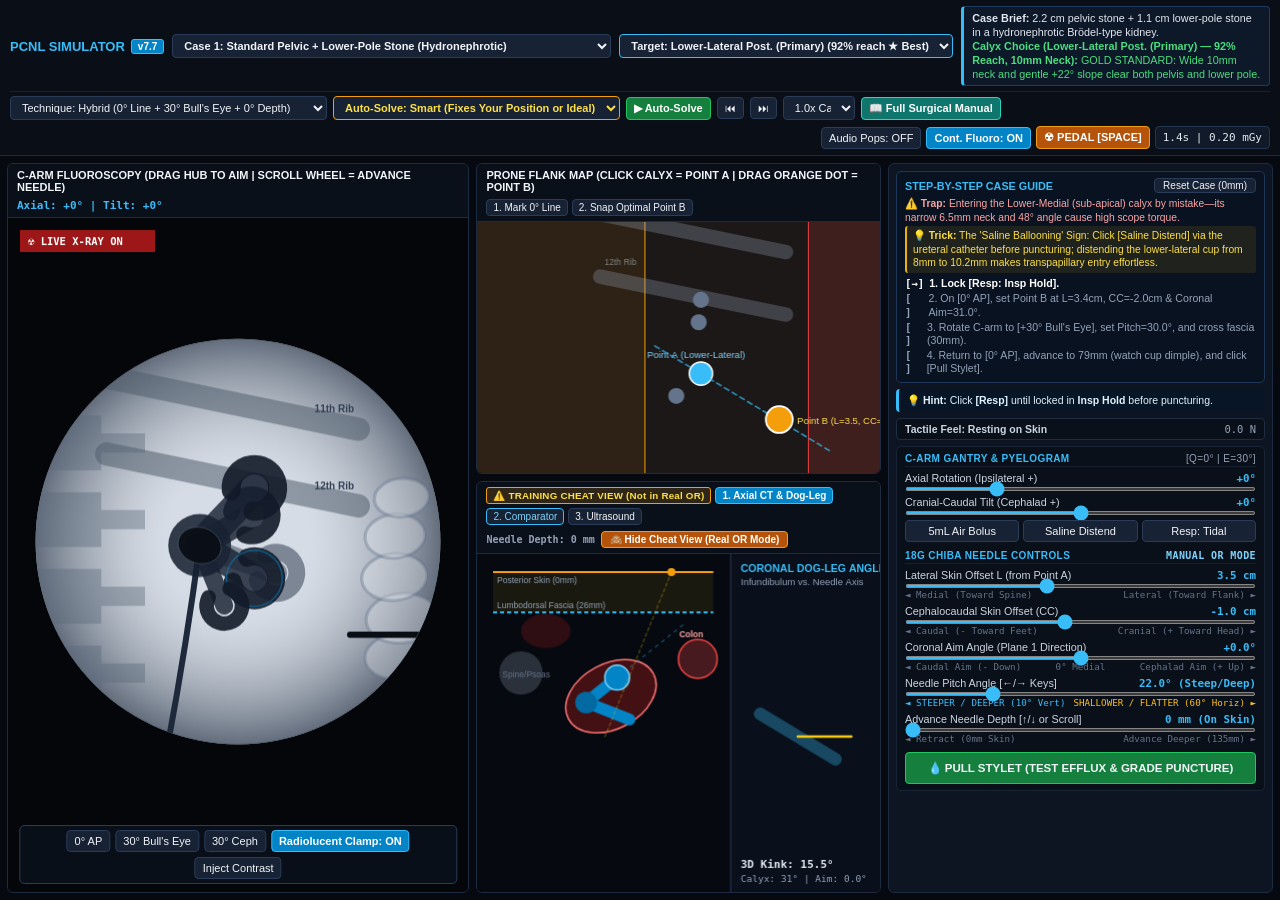
<file: index.html>
<!DOCTYPE html>
<html lang="en">
<head>
  <meta charset="UTF-8">
  <meta name="viewport" content="width=device-width, initial-scale=1.0">
  <title>PCNL Puncture Simulator v7.7</title>
  <link rel="stylesheet" href="styles.css">
  <style>
    header { display:flex; flex-direction:column; align-items:stretch; gap:5px; padding:6px 10px; }
    .header-row-1 { display:flex; align-items:center; gap:8px; flex-wrap:wrap; }
    .header-row-2 { display:flex; align-items:center; gap:6px; flex-wrap:wrap; padding-top:4px; border-top:1px solid #162234; }
    .top-brief-strip { flex:1; min-width:280px; background:#0d1829; border:1px solid #1e3a5f; border-left:3px solid #38bdf8; border-radius:4px; padding:4px 8px; font-size:10.8px; line-height:1.3; color:#e2e8f0; }
    .sl-sub { display:flex; justify-content:space-between; font-size:9.2px; color:#64748b; margin-top:-1px; font-family:monospace; }
    .hint-banner { background:#081526; border-left:3px solid #38bdf8; padding:5px 8px; border-radius:4px; font-size:10.5px; color:#e0f2fe; line-height:1.3; }
    .tactile-pill { background:#0a101a; border:1px solid #1e2d42; border-radius:4px; padding:4px 8px; display:flex; justify-content:space-between; align-items:center; font-size:10.5px; }
    .cheat-tag { background:rgba(245,158,11,0.16); border:1px solid #f59e0b; color:#fde047; padding:2px 6px; border-radius:3px; font-size:9.8px; font-weight:800; letter-spacing:0.2px; }
    .blind-overlay { position:absolute; inset:0; background:rgba(6,10,18,0.96); z-index:10; display:none; flex-direction:column; align-items:center; justify-content:center; text-align:center; padding:20px; gap:10px; }
    .review-modal { position:fixed; inset:0; background:rgba(4,8,15,0.88); z-index:9999; display:none; align-items:center; justify-content:center; backdrop-filter:blur(5px); padding:12px; }
    .review-card { background:#0b1322; border:1px solid #38bdf8; border-radius:8px; max-width:680px; width:100%; max-height:92vh; overflow-y:auto; padding:18px; box-shadow:0 16px 40px rgba(0,0,0,0.85); display:flex; flex-direction:column; gap:12px; }
    .review-top { display:flex; justify-content:space-between; align-items:center; border-bottom:1px solid #1e293b; padding-bottom:10px; }
    .grade-badge { font-size:28px; font-weight:900; font-family:monospace; padding:4px 14px; border-radius:6px; border:2px solid currentColor; }
    .cmp-table { width:100%; border-collapse:collapse; font-size:11.5px; background:#070c16; border:1px solid #1e293b; border-radius:6px; overflow:hidden; }
    .cmp-table th, .cmp-table td { padding:6px 8px; text-align:left; border-bottom:1px solid #162032; }
    .cmp-table th { background:#0f172a; color:#38bdf8; font-size:10.5px; text-transform:uppercase; }
    .rev-sec { background:#070c16; border:1px solid #1e293b; border-radius:6px; padding:10px 12px; }
    .rev-sec h4 { color:#38bdf8; font-size:11.5px; text-transform:uppercase; margin-bottom:6px; letter-spacing:0.4px; }
    .rev-list { padding-left:18px; display:flex; flex-direction:column; gap:5px; font-size:11.8px; line-height:1.42; color:#e2e8f0; }
  </style>
</head>
<body>

<header>
  <!-- LINE 1: BRAND + CASE + TARGET CALYX + LIVE CASE BRIEF & CALYX NOTE BESIDE THEM -->
  <div class="header-row-1">
    <div class="brand">
      <span>PCNL SIMULATOR</span>
      <span class="v-badge" style="background:#0284c7;border-color:#38bdf8;color:#fff;">v7.7</span>
    </div>

    <select id="caseSelect" title="Clinical Case" style="font-weight:700;">
      <option value="0">Case 1: Standard Pelvic + Lower-Pole Stone (Hydronephrotic)</option>
      <option value="1">Case 2: Branched Staghorn (Steep 52° Lower Neck — Dog-Leg Trap)</option>
      <option value="2">Case 3: High Calyx Under 12th Rib (Subcostal Cephalad Triangulation)</option>
      <option value="3">Case 4: Supracostal Upper-Pole Staghorn (11th–12th ICS Pleural Trap)</option>
      <option value="4">Case 5: Morbid Obesity (10.4cm Depth) + Ant/Post Calyx Overlap</option>
      <option value="5">Case 6: Horseshoe / Malrotated Kidney (Posteromedial Calyces)</option>
      <option value="6">Case 7: Calyceal Diverticulum / Nondilated Micro-Calyx (5mm Target)</option>
      <option value="7">Case 8: Emaciated Patient (4.8cm Shallow Depth) + Retrorenal Colon Trap</option>
      <option value="8">Case 9: Complete Bifid / Duplex Renal Pelvis (Moiety Isolation Trap)</option>
      <option value="9">Case 10: Solitary Kidney + Narrow Infundibula (Zero-Torque Precision Test)</option>
    </select>

    <select id="calyxSelect" title="Choose Target Posterior Calyx (Point A)" style="font-weight:700;border-color:#38bdf8;">
      <option value="lower_lat">Target: Lower-Lateral Post. Calyx</option>
      <option value="lower_med">Target: Lower-Medial (Sub-Apical) Calyx</option>
      <option value="middle">Target: Middle Posterior Calyx</option>
      <option value="upper">Target: Upper-Pole Compound Calyx</option>
    </select>

    <div class="top-brief-strip" id="topBriefStrip">
      Loading case &amp; calyx briefing...
    </div>
  </div>

  <!-- LINE 2: TECHNIQUE + AUTO-SOLVE CONTROLS + FULL MANUAL + FLUORO & AUDIO CONTROLS -->
  <div class="header-row-2">
    <select id="coachModeSelect" title="Technique Workflow Coach">
      <option value="hybrid">Technique: Hybrid (0° Line + 30° Bull's Eye + 0° Depth)</option>
      <option value="triangulation">Technique: Classic Biplanar Triangulation (0° + 30° Ceph)</option>
      <option value="bullseye">Technique: Pure Bull's Eye (30° Ipsilateral Coaxial)</option>
    </select>

    <button id="autoPlayBtn" class="auto-btn" onclick="toggleAutoSolve()">▶ Auto-Solve</button>
    <button onclick="stepAutoSolve(-1)" title="Previous Step">⏮</button>
    <button onclick="stepAutoSolve(1)" title="Next Step">⏭</button>
    <select id="autoSpeedSelect" title="Auto-Solution Speed" style="width:72px;">
      <option value="0.5">0.5x Slow</option>
      <option value="1.0" selected>1.0x Calm</option>
      <option value="1.8">1.8x Fast</option>
    </select>

    <button onclick="window.open('guide.html', '_blank')" style="background:#0f766e;border-color:#2dd4bf;color:#fff;font-weight:800;">
      📖 Full Surgical Manual
    </button>

    <div style="margin-left:auto;display:flex;align-items:center;gap:5px;">
      <button id="soundBtn" onclick="toggleSound()">Audio Pops: OFF</button>
      <button id="contFluoroBtn" class="active" onclick="toggleContFluoro()">Cont. Fluoro: ON</button>
      <button id="pedalBtn" class="pedal" onmousedown="startPedal()" onmouseup="stopPedal()" onmouseleave="stopPedal()">
        ☢ PEDAL [SPACE]
      </button>
      <span class="stat-pill" id="dosePill">0.0s | 0.00 mGy</span>
    </div>
  </div>
</header>

<div class="workspace">
  <!-- COLUMN 1: C-ARM FLUOROSCOPY MONITOR -->
  <div class="col">
    <div class="card">
      <div class="card-header">
        <span>C-ARM FLUOROSCOPY (DRAG HUB TO AIM | SCROLL WHEEL = ADVANCE NEEDLE)</span>
        <span id="cArmReadout" style="color:var(--accent);font-family:monospace;">Axial: +0° | Tilt: 0°</span>
      </div>
      <div class="canvas-box">
        <canvas id="fluoroCanvas"></canvas>
        <div class="narration-banner" id="narrationBanner">
          <div class="narration-title">
            <span id="narrationStepTitle">WALKTHROUGH STEP</span>
            <span id="narrationTechLabel" style="color:#4ade80;">HYBRID TECHNIQUE</span>
          </div>
          <div class="narration-body" id="narrationBody"></div>
        </div>
        <div class="fluoro-toolbar">
          <button onclick="setCArm(0,0)">0° AP</button>
          <button onclick="setCArm(30,0)">30° Bull's Eye</button>
          <button onclick="setCArm(0,30)">30° Ceph</button>
          <button id="clampBtn" class="active" onclick="toggleClamp()" title="Plastic X-ray-transparent clamp that holds the needle hub so your fingers stay out of the X-ray beam and the hub doesn't sag under gravity">
            Radiolucent Clamp: ON
          </button>
          <button onclick="injectNeedleContrast()">Inject Contrast</button>
          <button onclick="clearBlush()" id="clearBlushBtn" style="display:none;border-color:#f59e0b;color:#fbbf24;">Washout Blush</button>
        </div>
      </div>
    </div>
  </div>

  <!-- COLUMN 2: FLANK SURFACE MAP + TRAINING CHEAT VIEW (WITH CLEAR NOTE & OFF BUTTON) -->
  <div class="col">
    <div class="card" style="flex: 0.86;">
      <div class="card-header">
        <span>PRONE FLANK MAP (CLICK CALYX = POINT A | DRAG ORANGE DOT = POINT B)</span>
        <div style="display:flex;gap:4px;">
          <button onclick="markPointA()" style="padding:2px 6px;font-size:10px;">1. Mark 0° Line</button>
          <button onclick="autoTrigPointB()" style="padding:2px 6px;font-size:10px;">2. Snap Optimal Point B</button>
        </div>
      </div>
      <div class="canvas-box"><canvas id="skinCanvas"></canvas></div>
    </div>

    <div class="card" style="flex: 1.14;">
      <div class="card-header">
        <div style="display:flex;gap:4px;flex-wrap:wrap;align-items:center;">
          <span class="cheat-tag" title="In a real operating room you do not have a live CT cross-section or Dog-Leg protractor">⚠️ TRAINING CHEAT VIEW (Not in Real OR)</span>
          <button id="wbTab1" class="active" onclick="setWorkbench('anatomy')" style="padding:2px 6px;font-size:10px;">1. Axial CT &amp; Dog-Leg</button>
          <button id="wbTab5" onclick="setWorkbench('compare')" style="padding:2px 6px;font-size:10px;border-color:#38bdf8;color:#7dd3fc;">2. Comparator</button>
          <button id="wbTab2" onclick="setWorkbench('ultrasound')" style="padding:2px 6px;font-size:10px;">3. Ultrasound</button>
        </div>
        <div style="display:flex;align-items:center;gap:6px;">
          <span id="tissueBadge" style="color:#94a3b8;font-family:monospace;font-size:10px;">Depth: 0 mm</span>
          <button id="blindBtn" onclick="toggleCheatView()" style="background:#b45309;border-color:#f59e0b;color:#fff;font-weight:800;padding:2px 8px;font-size:10px;">
            🙈 Hide Cheat View (Real OR Mode)
          </button>
        </div>
      </div>
      <div class="canvas-box">
        <canvas id="benchCanvas"></canvas>
        <!-- REAL OR BLIND OVERLAY -->
        <div id="cheatBlindOverlay" class="blind-overlay">
          <div style="font-size:14px;font-weight:900;color:#fde047;">🔒 REAL OR BLIND MODE ACTIVE (CHEAT VIEW HIDDEN)</div>
          <p style="font-size:11.5px;color:#cbd5e1;max-width:420px;line-height:1.45;">
            In the real operating room, you do not have a live Axial CT cross-section or Dog-Leg protractor. Rely purely on <b>C-Arm Fluoroscopy Parallax (0° AP, 30° Bull's Eye, 30° Ceph)</b> and the <b>Prone Flank Map</b>!<br>
            <span style="color:#7dd3fc;">(This view will automatically reveal itself when you click <b>💧 Pull Stylet</b> to grade your puncture.)</span>
          </p>
          <button onclick="toggleCheatView()" style="background:#1e293b;border:1px solid #38bdf8;color:#7dd3fc;padding:6px 14px;font-weight:700;font-size:11px;margin-top:4px;">
            👁️ Peek / Turn Cheat View Back ON
          </button>
        </div>
      </div>
    </div>
  </div>

  <!-- COLUMN 3: COMPACT STEP-BY-STEP GUIDE & 18G NEEDLE CONTROLS -->
  <div class="sidebar">
    <div class="coach-card">
      <div class="coach-head">
        <span style="font-size:10.8px;font-weight:800;color:var(--accent);" id="coachHeader">STEP-BY-STEP CASE GUIDE</span>
        <button onclick="resetCase()" style="padding:1px 8px;font-size:10px;">Reset Case (0mm)</button>
      </div>
      <div id="casePlaybookBox" style="font-size:10.3px;line-height:1.32;margin-bottom:4px;color:#cbd5e1;"></div>
      <ul class="coach-list" id="coachList"></ul>
    </div>

    <div class="hint-banner" id="liveHintBox">
      <b>💡 Hint:</b> Start by locking Respiration and aligning Point B on the 0° AP view.
    </div>

    <div class="tactile-pill">
      <span id="hapticLayerText" style="color:#cbd5e1;font-weight:600;">Tactile Feel: Resting on Skin</span>
      <span id="hapticForceVal" style="font-family:monospace;color:#94a3b8;">0.0 N</span>
    </div>

    <div class="ctrl-panel visible" id="stage1Panel">
      <div class="sec-label">
        <span>C-Arm Gantry &amp; Pyelogram</span>
        <span style="color:var(--text-muted);font-weight:400;">[Q=0° | E=30°]</span>
      </div>
      <div class="sl-row">
        <div class="sl-head"><span>Axial Rotation (Ipsilateral +)</span><span class="sl-val" id="vAx">+0°</span></div>
        <input type="range" id="sAx" min="-15" max="45" step="1" value="0">
      </div>
      <div class="sl-row">
        <div class="sl-head"><span>Cranial-Caudal Tilt (Cephalad +)</span><span class="sl-val" id="vOb">0°</span></div>
        <input type="range" id="sOb" min="-30" max="30" step="1" value="0">
      </div>
      <div class="grid-3">
        <button id="btnAir" onclick="toggleAir()">5mL Air Bolus</button>
        <button id="btnHydro" onclick="toggleHydro()">Saline Distend</button>
        <button id="btnResp" onclick="cycleResp()">Resp: Tidal</button>
      </div>

      <div class="sec-label" style="margin-top:3px;">
        <span>18G Chiba Needle Controls</span>
        <span id="trigHint" style="color:#7dd3fc;font-family:monospace;">Manual OR Mode</span>
      </div>

      <div class="sl-row">
        <div class="sl-head"><span>Lateral Skin Offset L (from Point A)</span><span class="sl-val" id="vLat">3.5 cm</span></div>
        <input type="range" id="sLat" min="0.5" max="8.0" step="0.1" value="3.5">
        <div class="sl-sub"><span>◄ Medial (Toward Spine)</span><span>Lateral (Toward Flank) ►</span></div>
      </div>

      <div class="sl-row">
        <div class="sl-head"><span>Cephalocaudal Skin Offset (CC)</span><span class="sl-val" id="vCC">-1.0 cm</span></div>
        <input type="range" id="sCC" min="-6.0" max="5.0" step="0.1" value="-1.0">
        <div class="sl-sub"><span>◄ Caudal (- Toward Feet)</span><span>Cranial (+ Toward Head) ►</span></div>
      </div>

      <div class="sl-row">
        <div class="sl-head"><span>Coronal Aim Angle (Plane 1 Direction)</span><span class="sl-val" id="vCor">0.0°</span></div>
        <input type="range" id="sCor" min="-75" max="75" step="0.5" value="0">
        <div class="sl-sub"><span>◄ Caudal Aim (- Down)</span><span>0° Medial</span><span>Cephalad Aim (+ Up) ►</span></div>
      </div>

      <div class="sl-row">
        <div class="sl-head"><span>Needle Pitch Angle [←/→ Keys]</span><span class="sl-val" id="vPitch">22.0° (Steep)</span></div>
        <input type="range" id="sPitch" min="10" max="60" step="0.5" value="22.0">
        <div class="sl-sub"><span style="color:#38bdf8;">◄ STEEPER / DEEPER (10° Vert)</span><span style="color:#fbbf24;">SHALLOWER / FLATTER (60° Horiz) ►</span></div>
      </div>

      <div class="sl-row">
        <div class="sl-head"><span>Advance Needle Depth [↑/↓ or Scroll]</span><span class="sl-val" id="vDepth">0 mm (Skin)</span></div>
        <input type="range" id="sDepth" min="0" max="135" step="1" value="0">
        <div class="sl-sub"><span>◄ Retract (0mm Skin)</span><span>Advance Deeper (135mm) ►</span></div>
      </div>

      <button style="background:#15803d;border-color:#22c55e;font-weight:800;padding:8px;font-size:11.5px;margin-top:3px;" onclick="pullStylet()">
        💧 PULL STYLET (TEST EFFLUX &amp; GRADE PUNCTURE)
      </button>
    </div>
  </div>
</div>

<!-- AUTOMATIC PUNCTURE REVIEW MODAL -->
<div id="punctureReviewModal" class="review-modal">
  <div class="review-card">
    <div class="review-top">
      <div>
        <div id="revCaseTitle" style="font-size:14px;font-weight:800;color:#f8fafc;">CASE &amp; CALYX PUNCTURE REVIEW</div>
        <div id="revVerdictSub" style="font-size:11.5px;color:#94a3b8;margin-top:2px;"></div>
      </div>
      <div id="revGradeBadge" class="grade-badge" style="color:#4ade80;">A</div>
    </div>
    <table class="cmp-table">
      <thead>
        <tr><th>Parameter</th><th>Your Puncture</th><th>Ideal for This Calyx</th><th>Clinical Impact</th></tr>
      </thead>
      <tbody id="revCompareBody"></tbody>
    </table>
    <div class="rev-sec">
      <h4>1. What Happened &amp; How to Make This Puncture Better</h4>
      <ul class="rev-list" id="revHowToImprove"></ul>
    </div>
    <div class="rev-sec">
      <h4>2. Patient- &amp; Calyx-Specific Anatomical Strategy</h4>
      <ul class="rev-list" id="revPatientCalyxNotes"></ul>
    </div>
    <div style="display:flex;gap:8px;justify-content:flex-end;">
      <button onclick="applyIdealFixFromReview()" style="background:#15803d;border-color:#22c55e;color:#fff;font-weight:700;padding:8px 14px;">
        ✨ Snap to Ideal Trajectory &amp; Compare
      </button>
      <button onclick="document.getElementById('punctureReviewModal').style.display='none'" style="background:#0284c7;border-color:#38bdf8;color:#fff;font-weight:800;padding:8px 16px;">
        Continue Practicing
      </button>
    </div>
  </div>
</div>

<script>
  function toggleCheatView() {
    if (typeof state === 'undefined') return;
    state.blindMode = !state.blindMode;
    state.blindRevealed = false;
    syncCheatOverlay();
  }

  function syncCheatOverlay() {
    if (typeof state === 'undefined') return;
    const ov = document.getElementById('cheatBlindOverlay');
    const b = document.getElementById('blindBtn');
    const isHidden = state.blindMode && !state.blindRevealed;
    if (ov) ov.style.display = isHidden ? 'flex' : 'none';
    if (b) {
      b.textContent = isHidden ? '👁️ Show Cheat View' : '🙈 Hide Cheat View (Real OR Mode)';
      b.style.background = isHidden ? '#15803d' : '#b45309';
      b.style.borderColor = isHidden ? '#22c55e' : '#f59e0b';
    }
  }
  setInterval(syncCheatOverlay, 150);

  const v = Date.now();
  document.querySelector('link[rel="stylesheet"]').href = 'styles.css?v=' + v;
  ['cases.js', 'physics.js', 'renderer.js'].forEach(src => {
    const s = document.createElement('script');
    s.src = src + '?v=' + v;
    s.async = false;
    document.body.appendChild(s);
  });
</script>
</body>
</html>
<!-- === END OF FILE index.html === -->
</file>
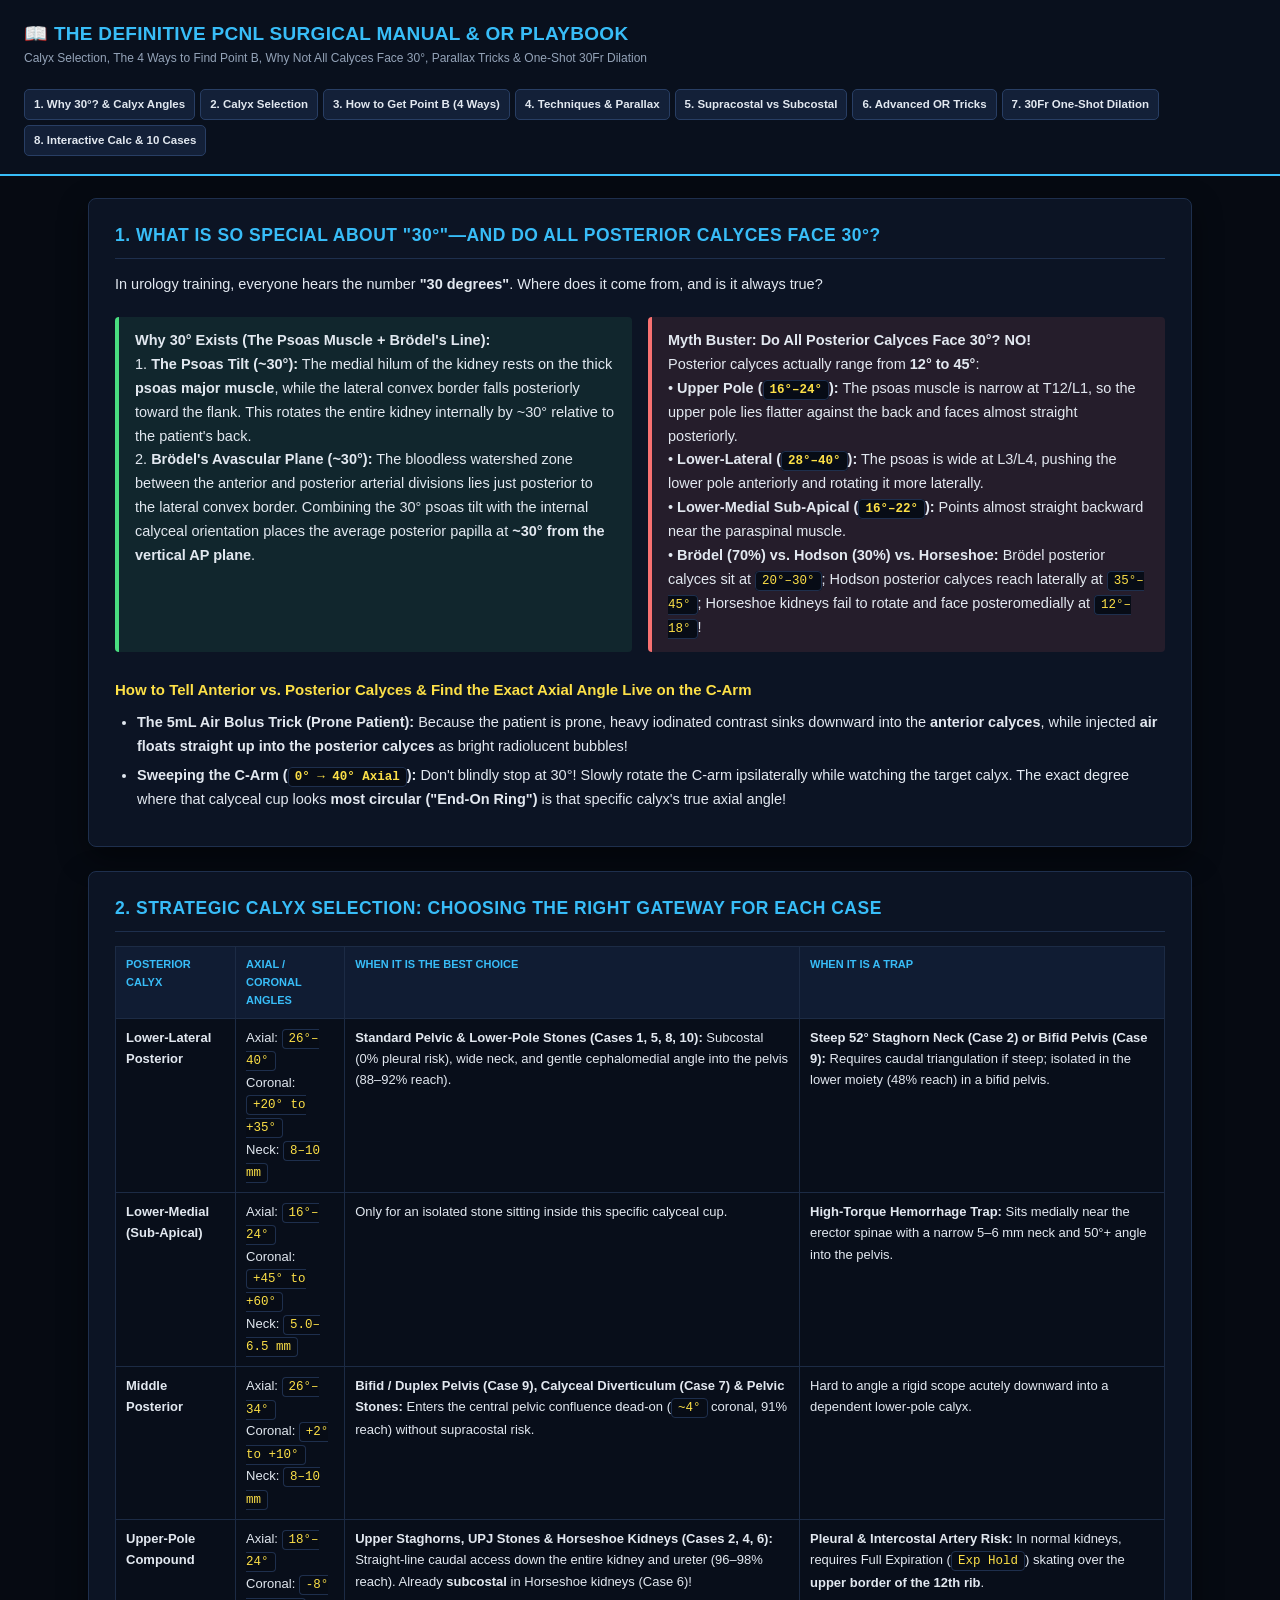
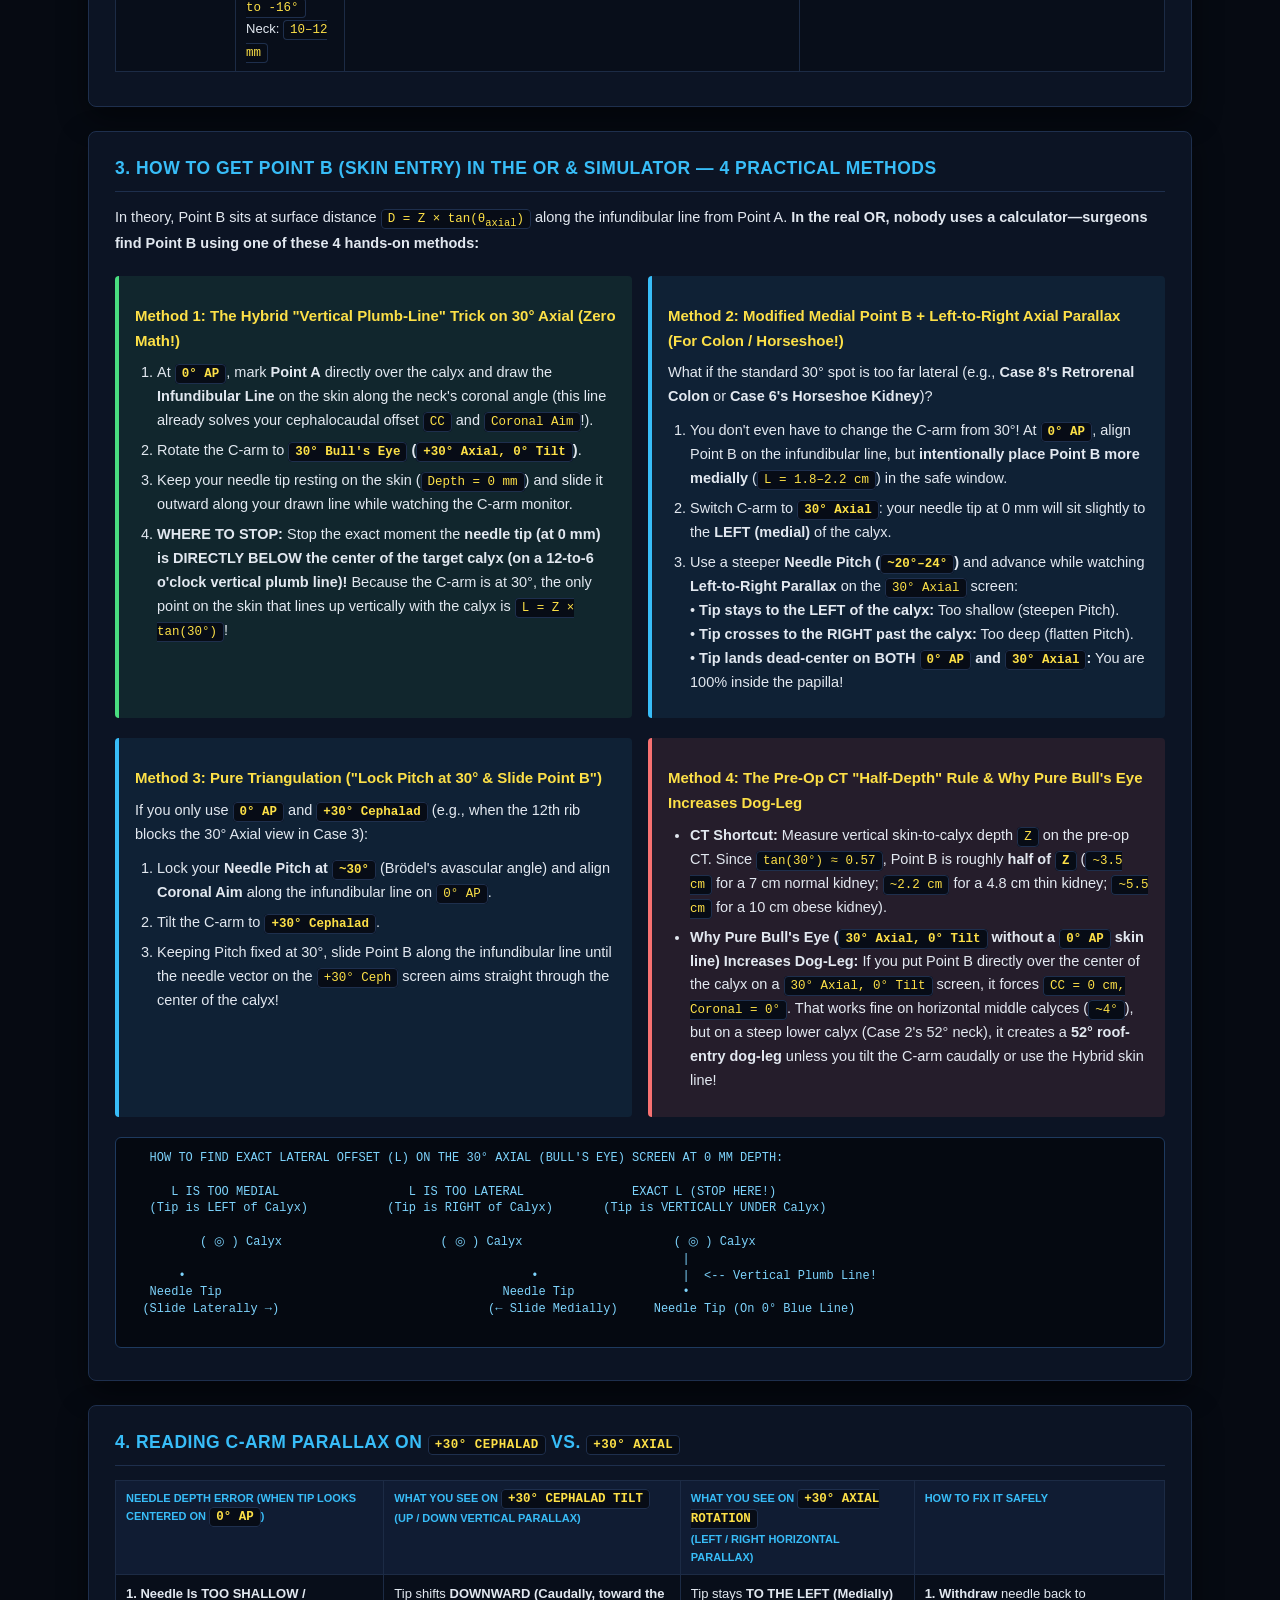
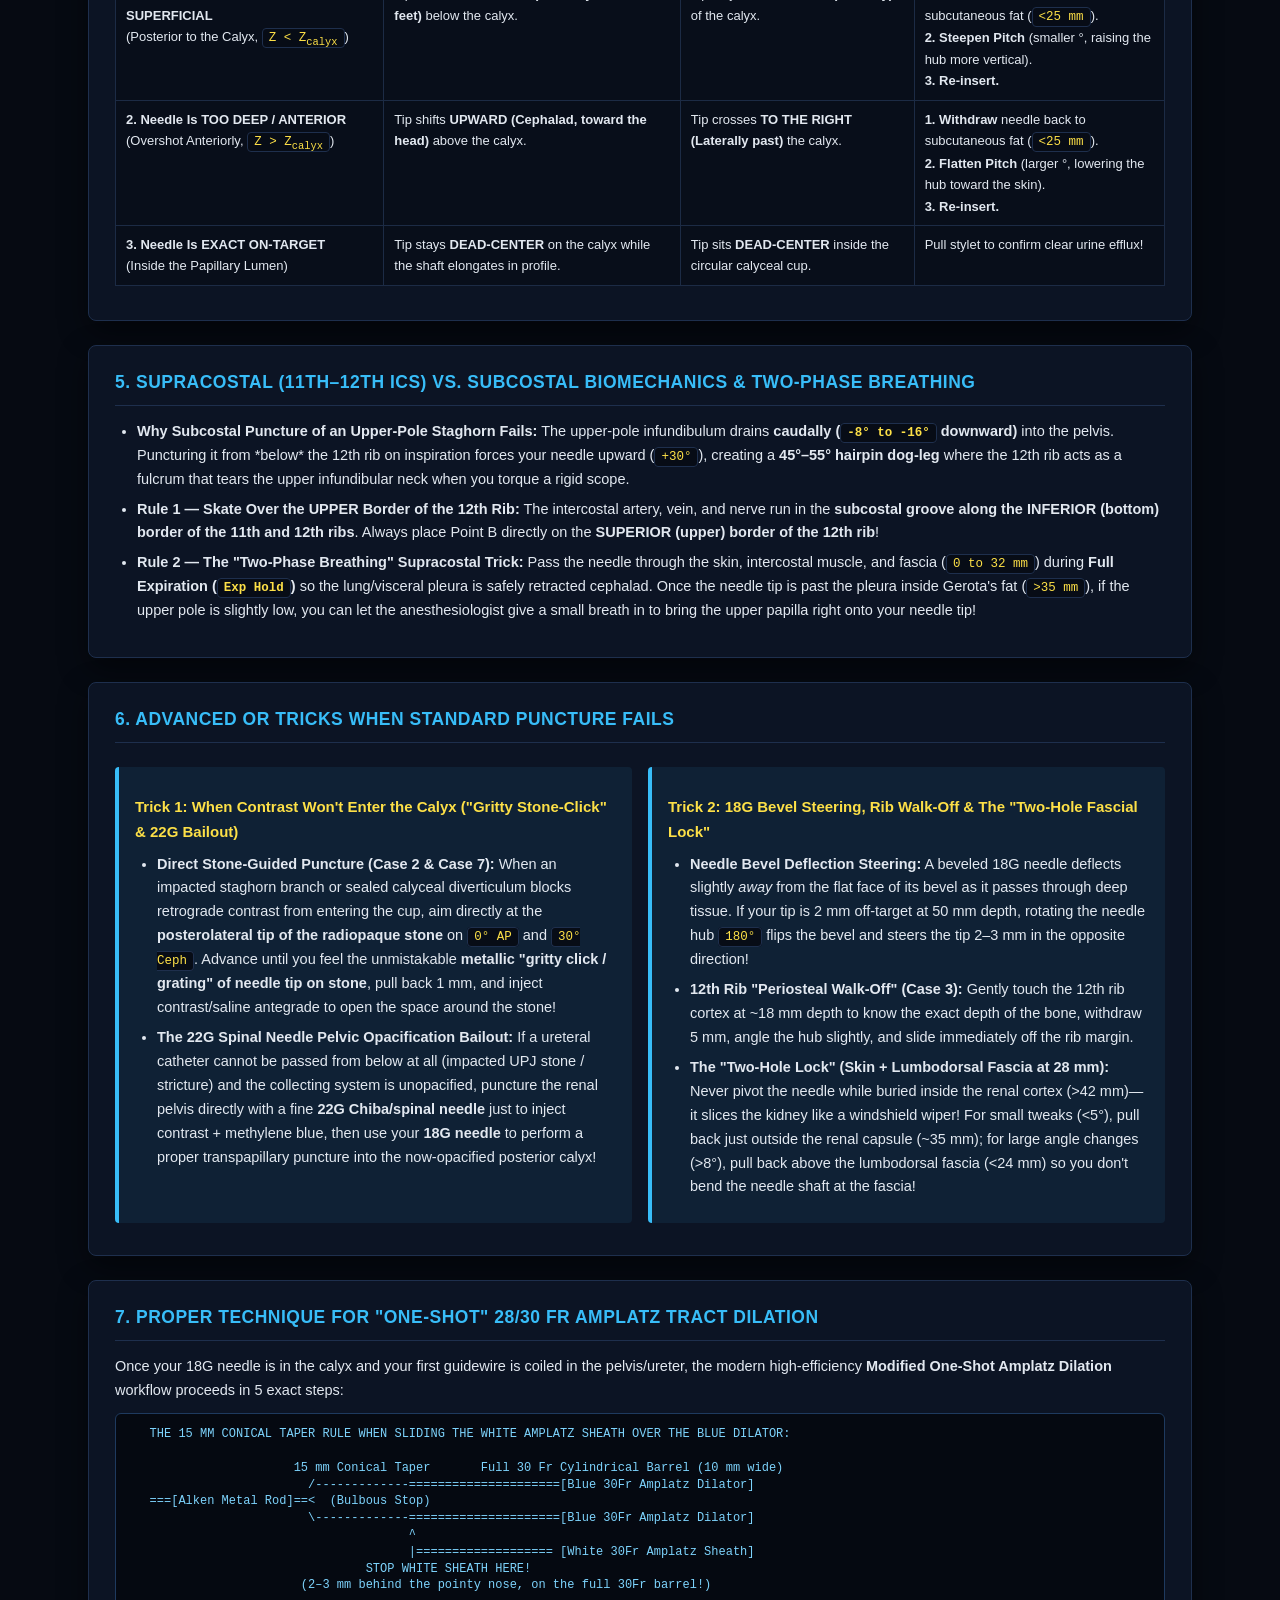
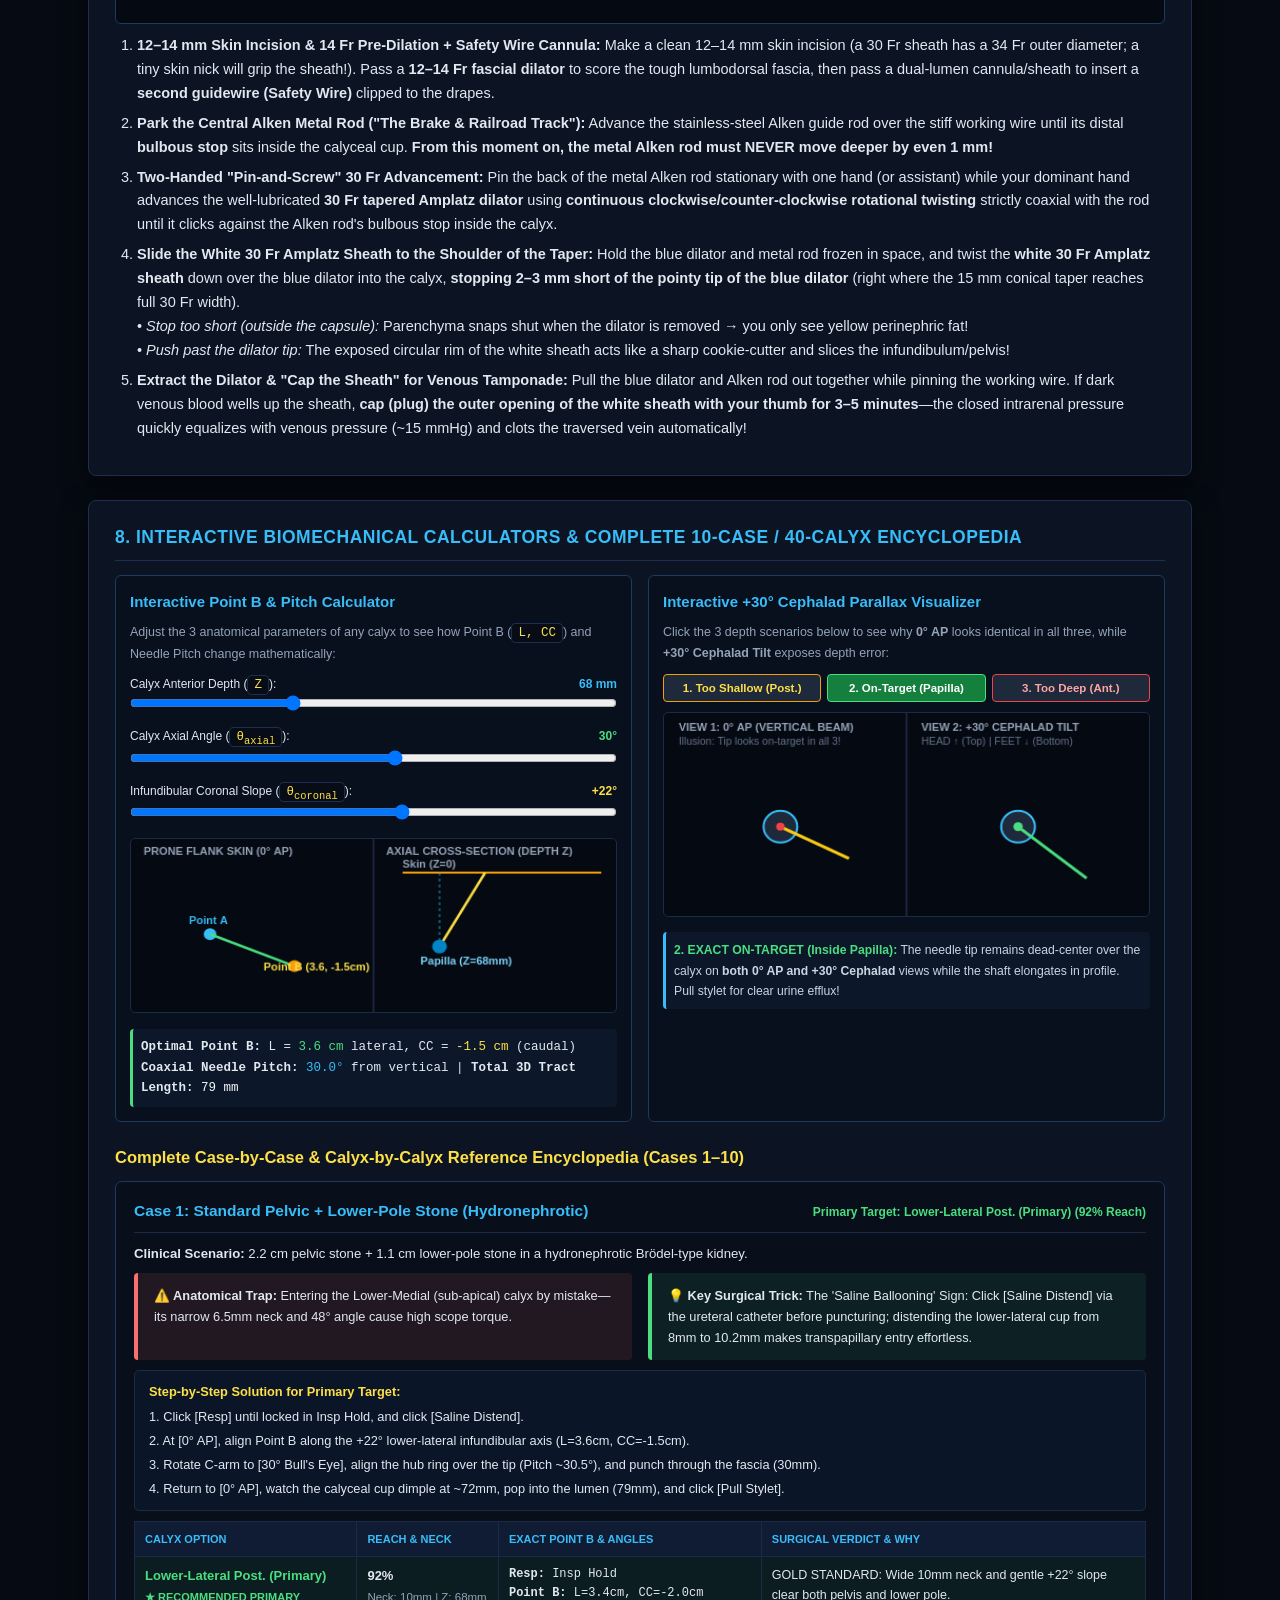
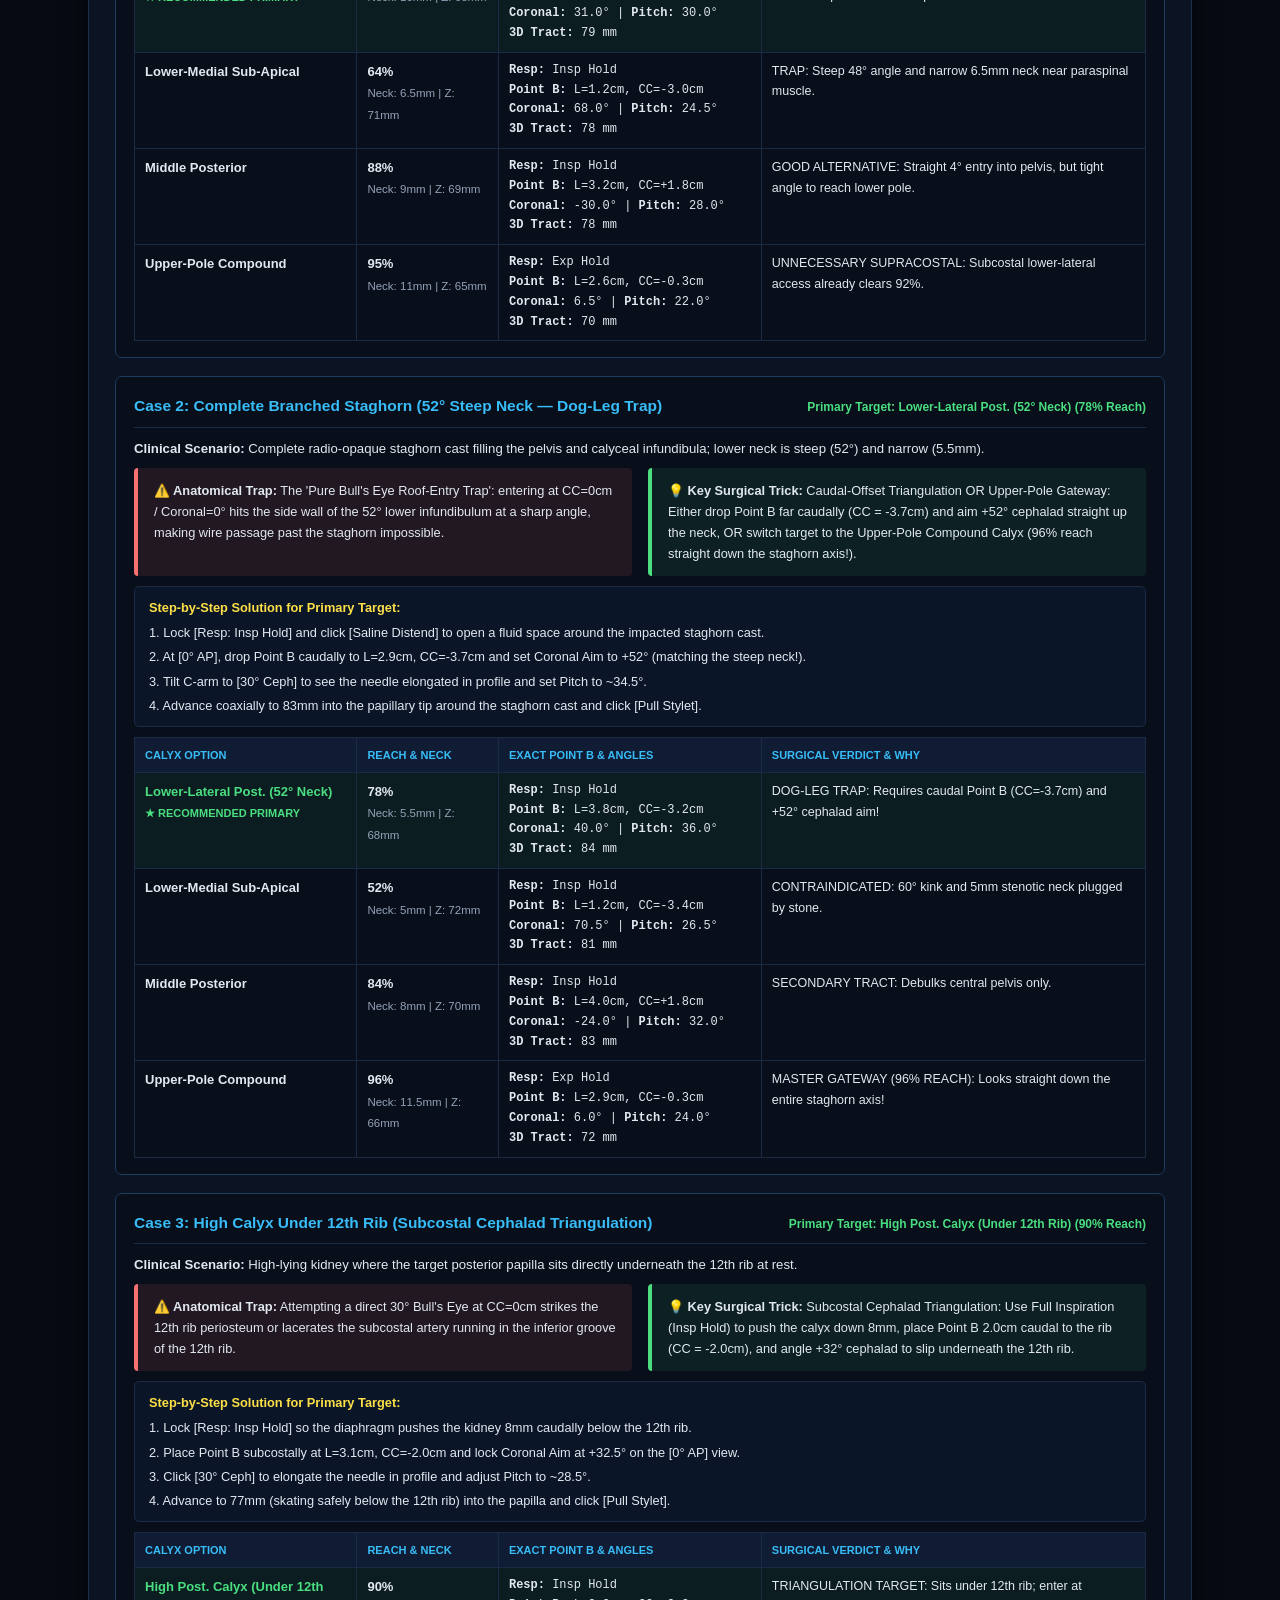
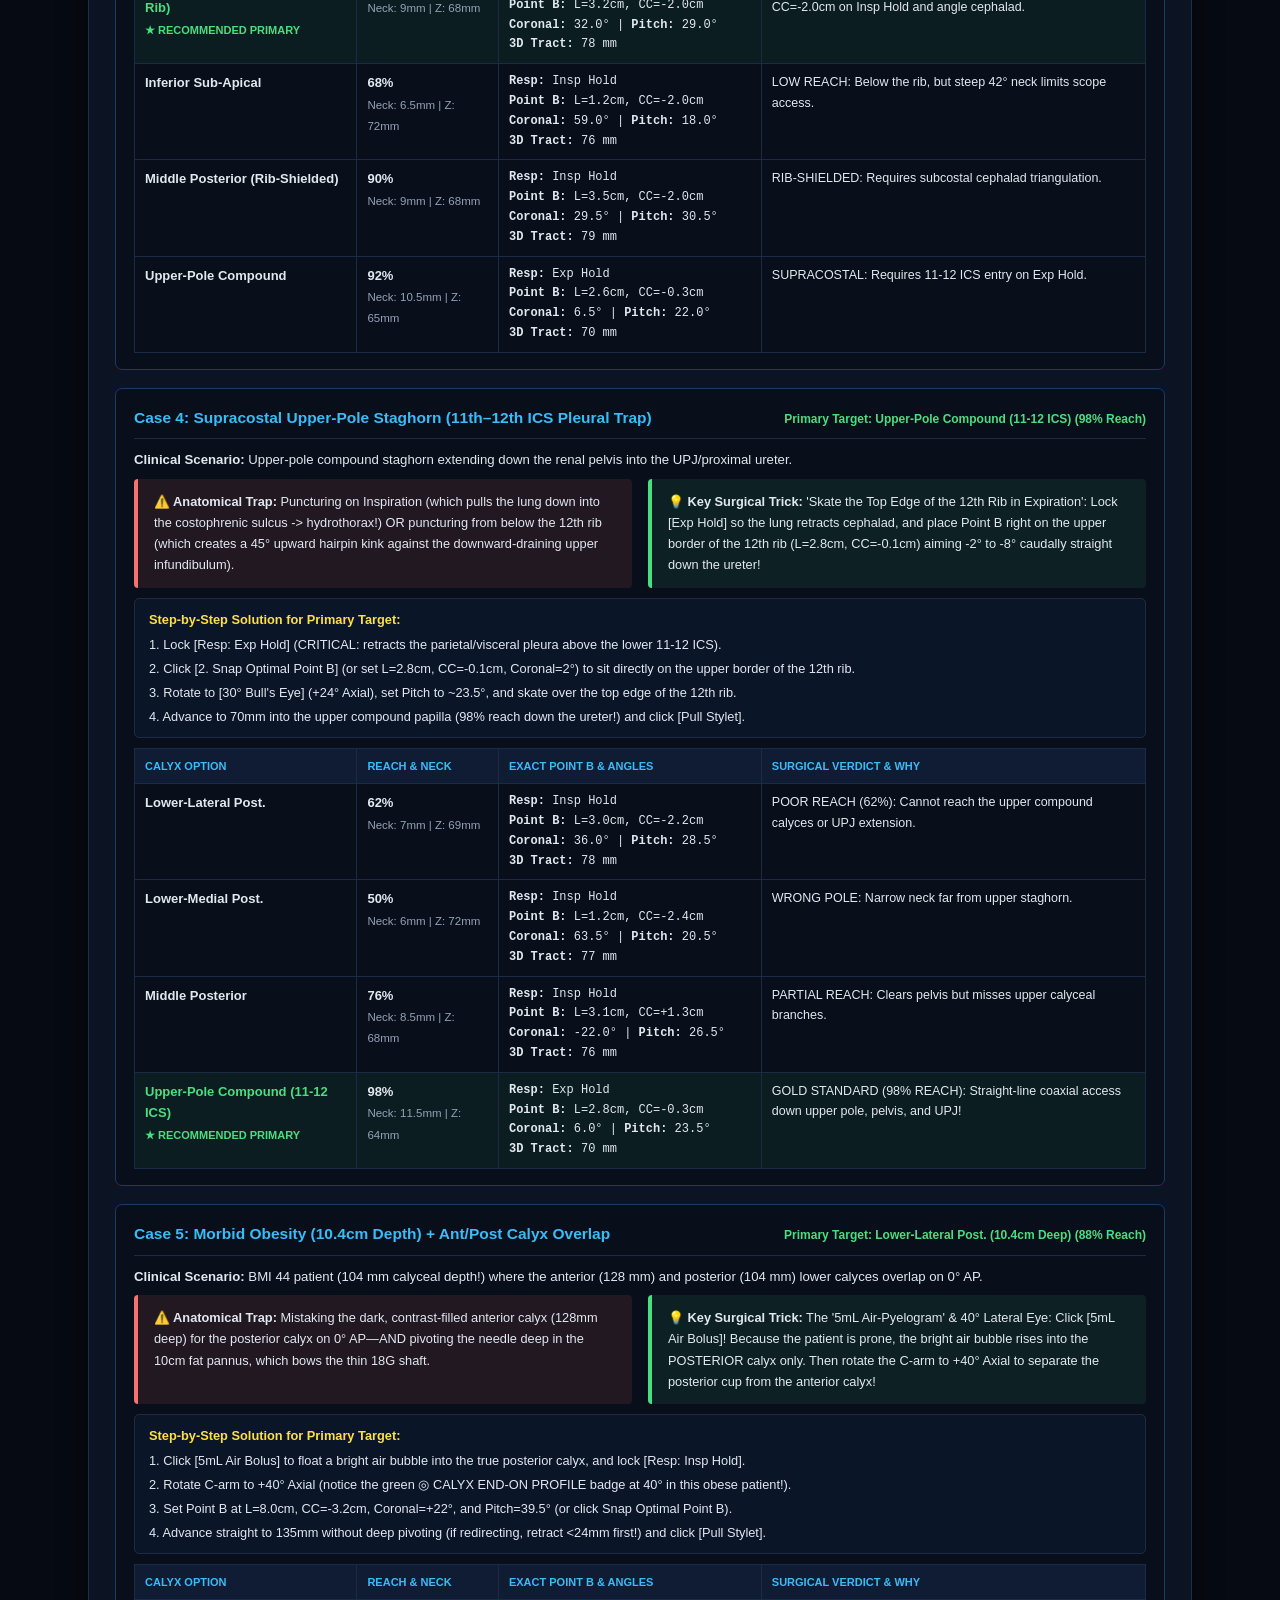
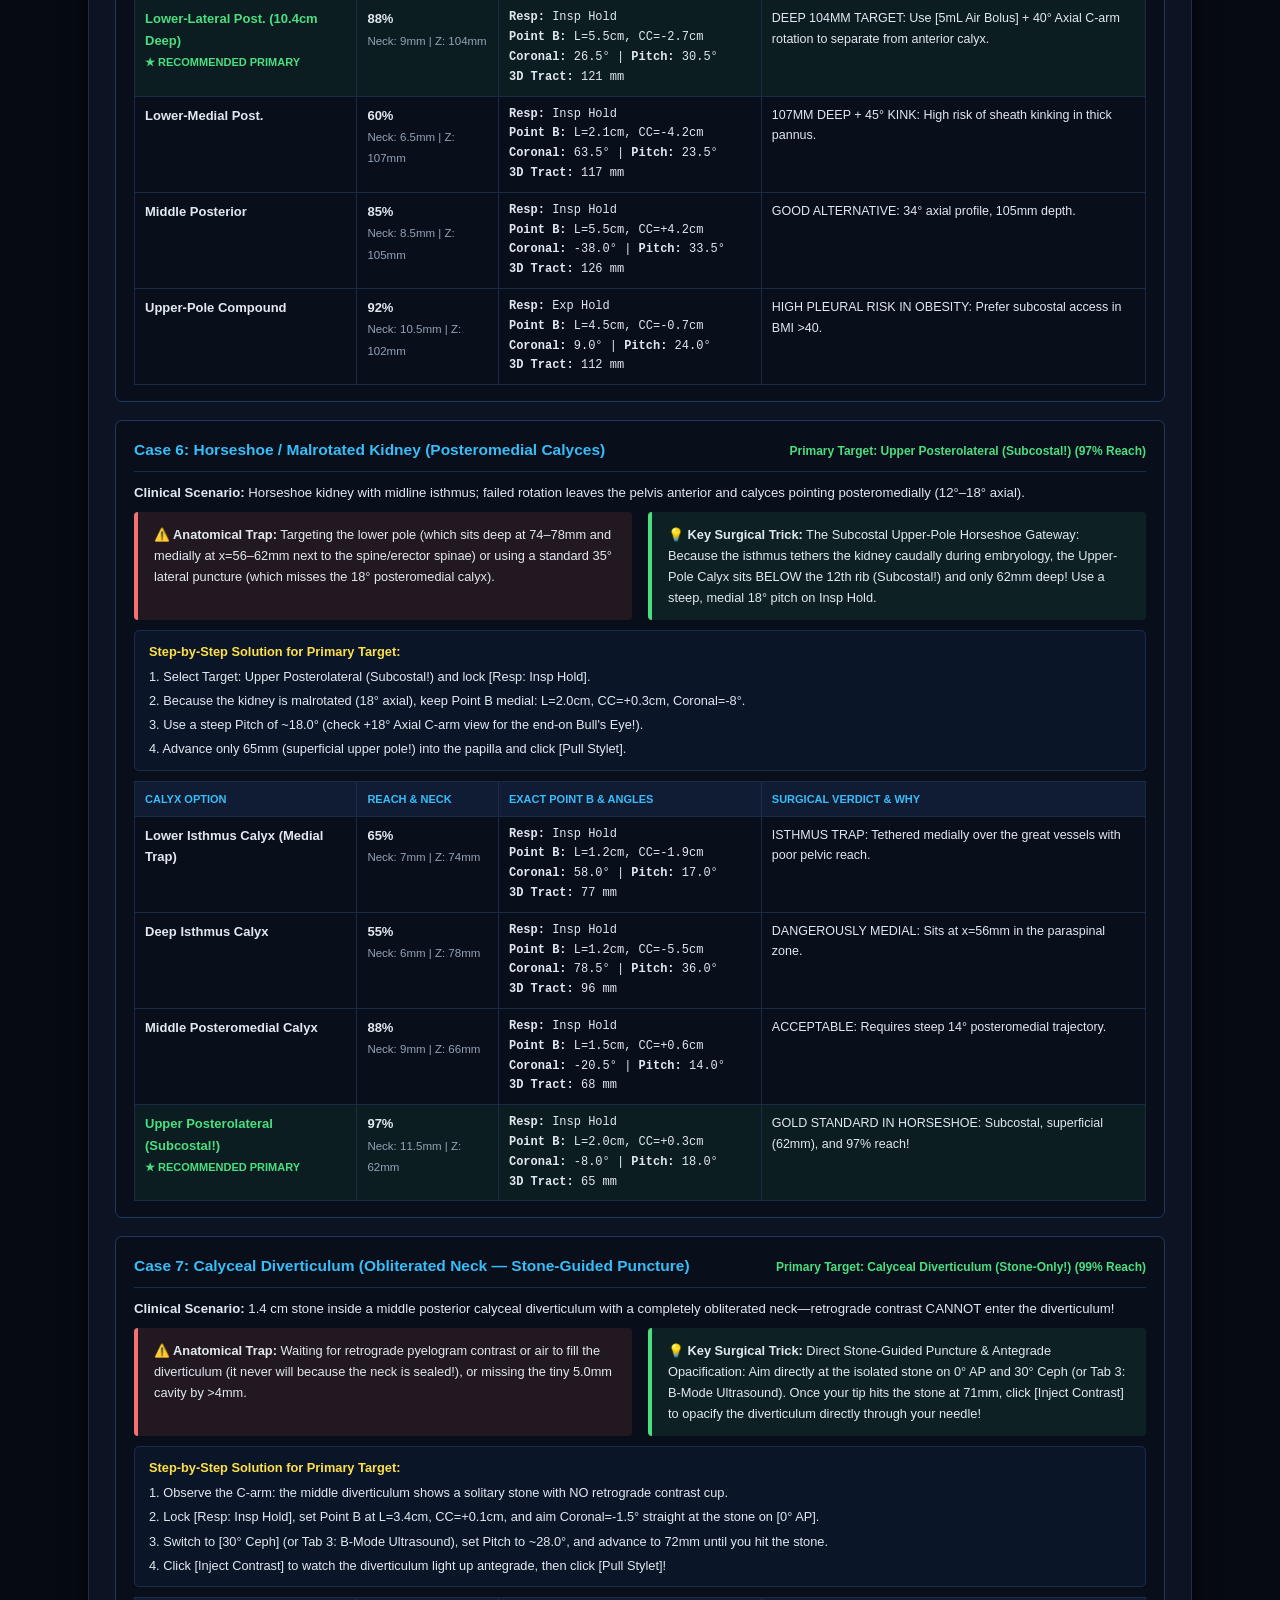
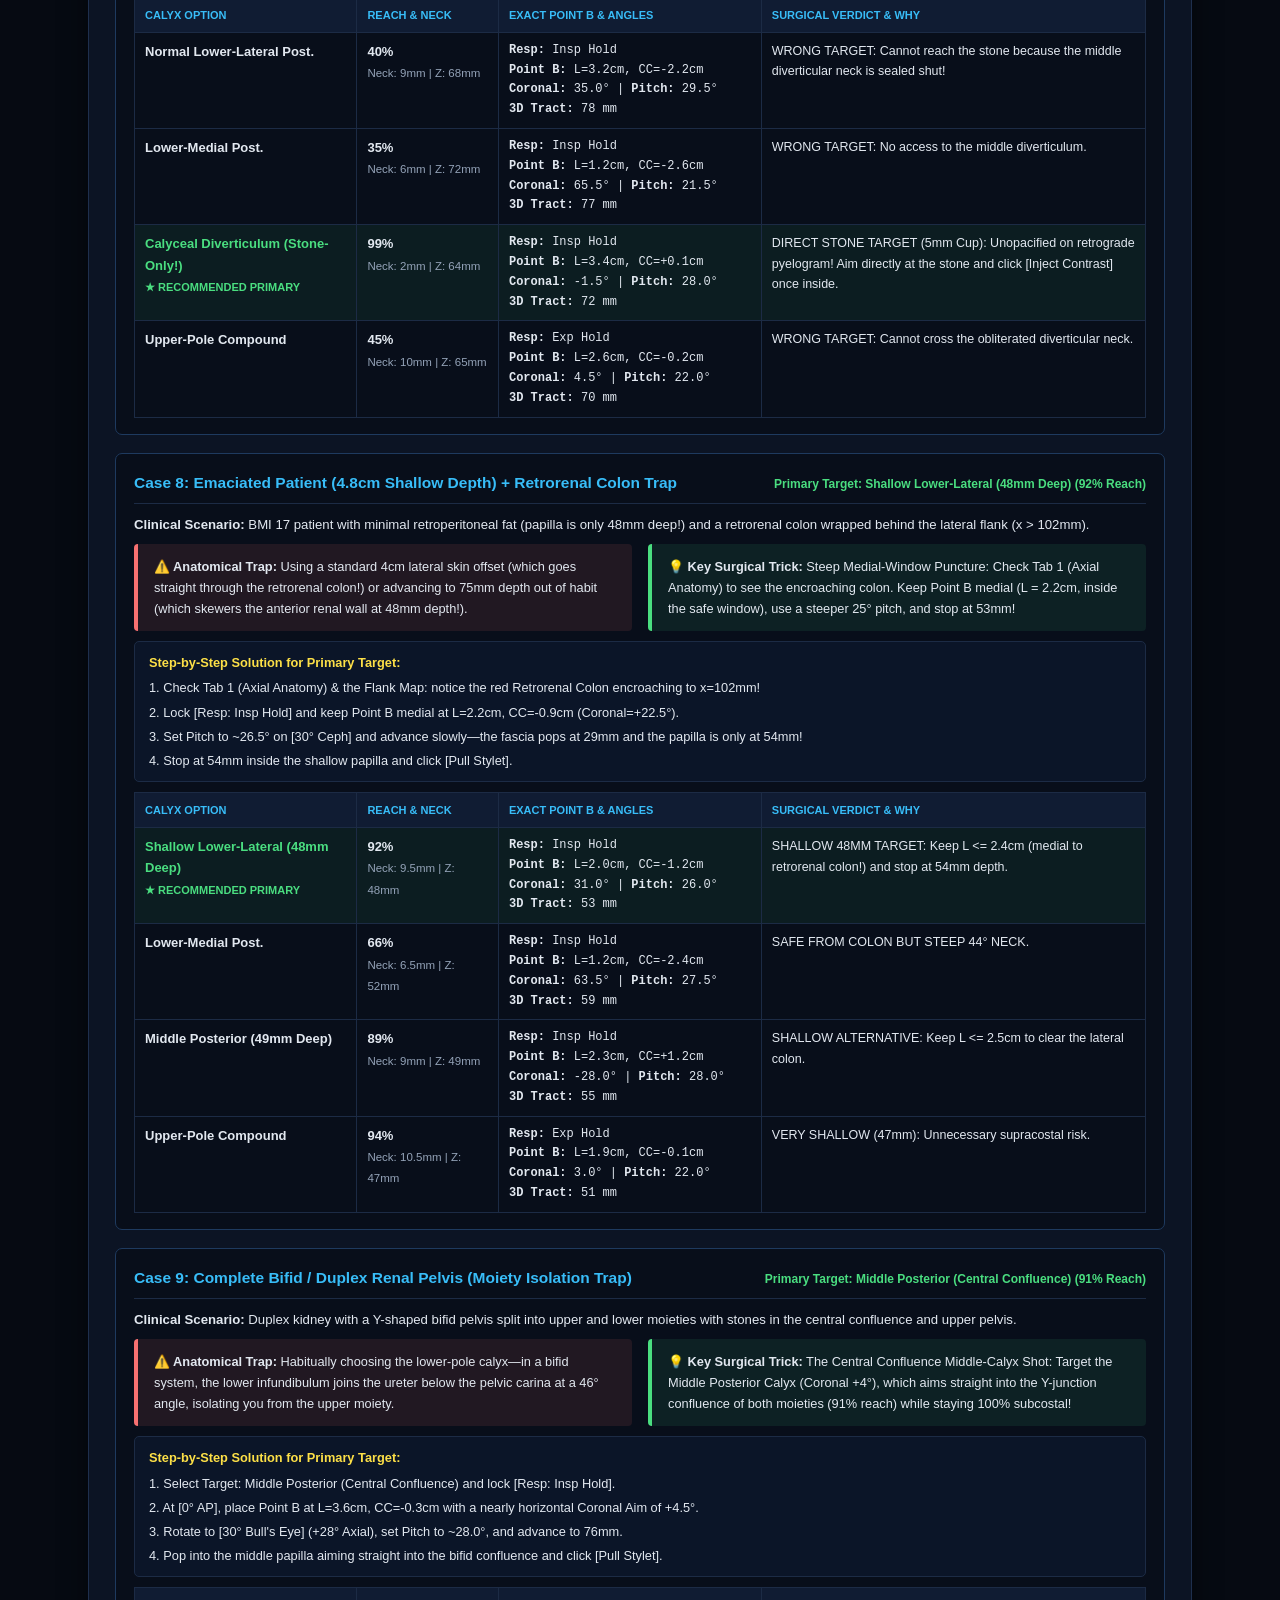
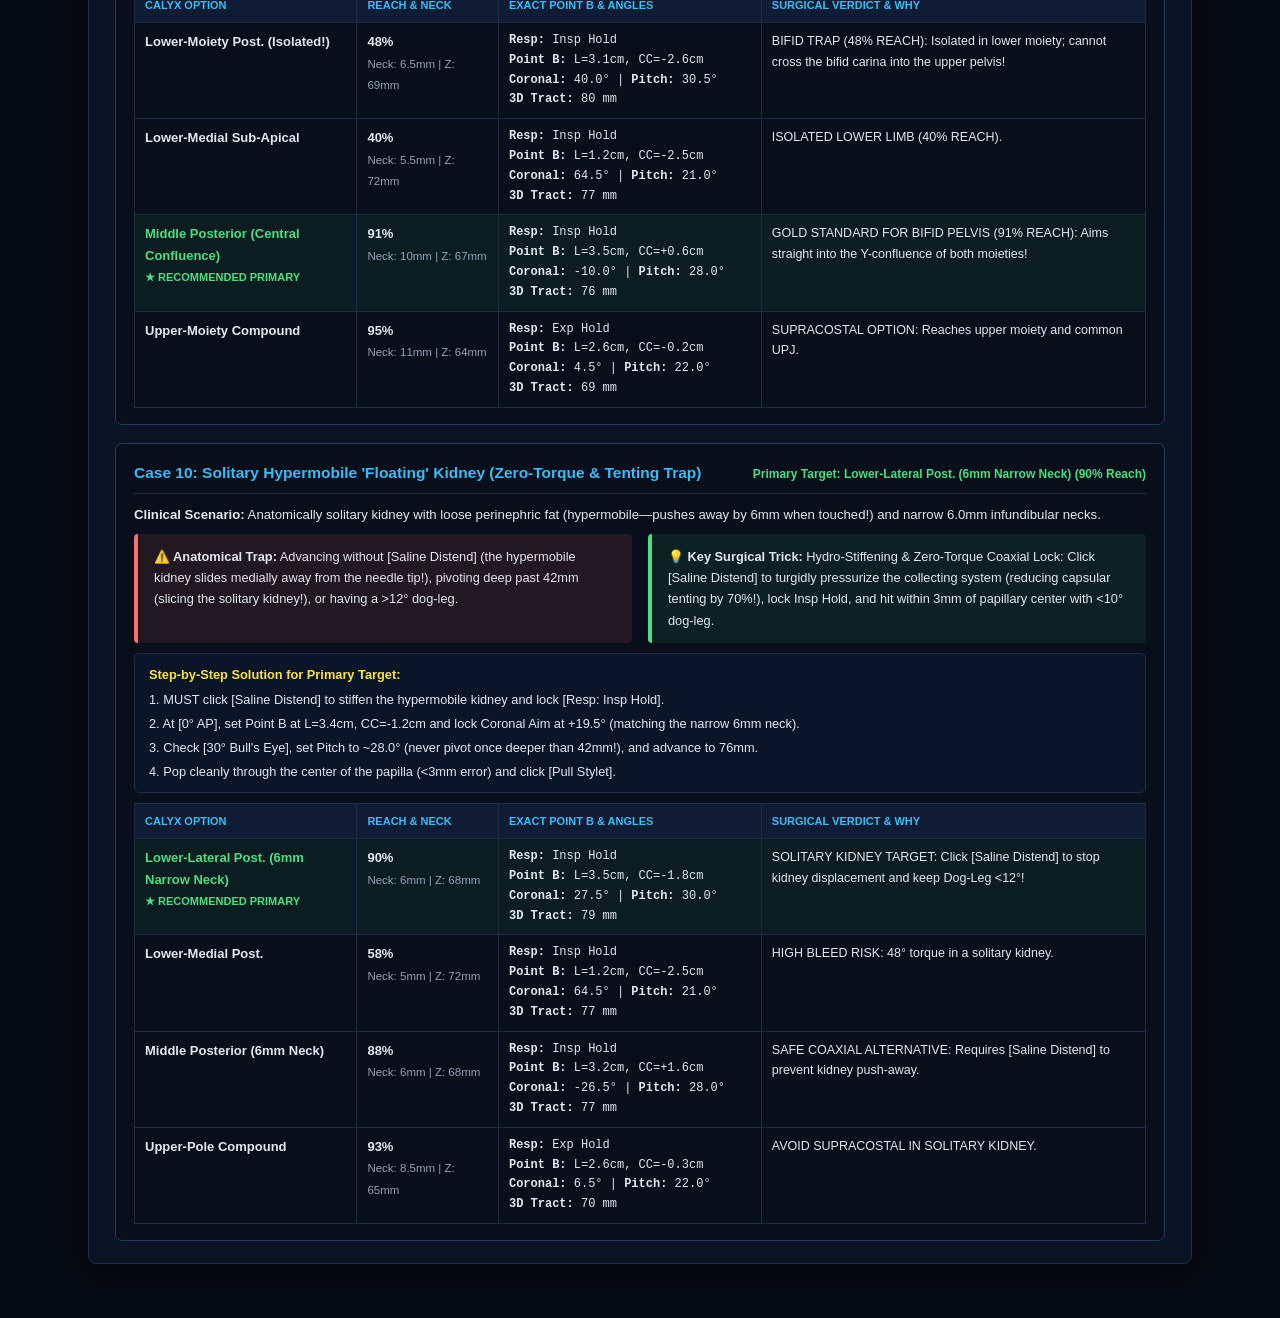
<file: guide.html>
<!DOCTYPE html>
<html lang="en">
<head>
  <meta charset="UTF-8">
  <meta name="viewport" content="width=device-width, initial-scale=1.0">
  <title>The Definitive PCNL Puncture, Point B & Tract Dilation Surgical Manual</title>
  <style>
    :root {
      --bg: #060a12;
      --card: #0c1424;
      --border: #1e2f4d;
      --accent: #38bdf8;
      --green: #4ade80;
      --gold: #fde047;
      --red: #f87171;
      --text: #e2e8f0;
      --muted: #94a3b8;
    }
    * { box-sizing: border-box; margin: 0; padding: 0; }
    body {
      background: var(--bg);
      color: var(--text);
      font-family: -apple-system, BlinkMacSystemFont, "Segoe UI", Roboto, sans-serif;
      line-height: 1.65;
      font-size: 14.5px;
      padding-bottom: 60px;
    }
    header {
      background: #09101d;
      border-bottom: 2px solid var(--accent);
      padding: 18px 24px;
      position: sticky;
      top: 0;
      z-index: 50;
      display: flex;
      justify-content: space-between;
      align-items: center;
      flex-wrap: wrap;
      gap: 10px;
    }
    .title-wrap h1 { font-size: 19px; color: var(--accent); font-weight: 900; letter-spacing: 0.3px; }
    .title-wrap p { font-size: 12px; color: var(--muted); }
    .nav-pills { display: flex; gap: 5px; flex-wrap: wrap; }
    .nav-pills a {
      background: #132038;
      color: var(--text);
      text-decoration: none;
      padding: 5px 9px;
      border-radius: 5px;
      border: 1px solid #283e64;
      font-size: 11.5px;
      font-weight: 700;
    }
    .nav-pills a:hover { border-color: var(--accent); color: var(--accent); }
    .container { max-width: 1140px; margin: 22px auto; padding: 0 18px; display: flex; flex-direction: column; gap: 24px; }
    .sec-card {
      background: var(--card);
      border: 1px solid var(--border);
      border-radius: 8px;
      padding: 22px 26px;
      box-shadow: 0 10px 30px rgba(0,0,0,0.45);
    }
    .sec-card h2 {
      color: var(--accent);
      font-size: 17.5px;
      border-bottom: 1px solid var(--border);
      padding-bottom: 8px;
      margin-bottom: 14px;
      text-transform: uppercase;
      letter-spacing: 0.5px;
    }
    .sec-card h3 { color: var(--gold); font-size: 15px; margin: 16px 0 8px 0; }
    p { margin-bottom: 10px; }
    ul, ol { padding-left: 22px; margin-bottom: 12px; }
    li { margin-bottom: 6px; }
    .grid-2 { display: grid; grid-template-columns: 1fr 1fr; gap: 16px; }
    @media (max-width: 850px) { .grid-2 { grid-template-columns: 1fr; } }
    .callout { background: rgba(56, 189, 248, 0.08); border-left: 4px solid var(--accent); padding: 12px 16px; border-radius: 4px; margin: 10px 0; }
    .callout-warn { background: rgba(248, 113, 113, 0.1); border-left: 4px solid var(--red); padding: 12px 16px; border-radius: 4px; margin: 10px 0; }
    .callout-ok { background: rgba(74, 222, 128, 0.09); border-left: 4px solid var(--green); padding: 12px 16px; border-radius: 4px; margin: 10px 0; }
    table { width: 100%; border-collapse: collapse; margin: 12px 0; font-size: 13px; background: #080e1a; }
    th, td { border: 1px solid #1c2b45; padding: 8px 10px; text-align: left; vertical-align: top; }
    th { background: #101c33; color: var(--accent); font-weight: 800; text-transform: uppercase; font-size: 11px; }
    code, .math {
      font-family: ui-monospace, SFMono-Regular, monospace;
      background: #070c16;
      color: var(--gold);
      padding: 2px 6px;
      border-radius: 4px;
      border: 1px solid #1e2f4d;
      font-size: 12.5px;
    }
    pre.diagram {
      background: #050911;
      border: 1px solid #1e3a5f;
      color: #7dd3fc;
      padding: 12px;
      border-radius: 6px;
      font-family: ui-monospace, SFMono-Regular, monospace;
      font-size: 12px;
      overflow-x: auto;
      line-height: 1.4;
      margin: 10px 0;
    }
  </style>
</head>
<body>

<header>
  <div class="title-wrap">
    <h1>📖 THE DEFINITIVE PCNL SURGICAL MANUAL &amp; OR PLAYBOOK</h1>
    <p>Calyx Selection, The 4 Ways to Find Point B, Why Not All Calyces Face 30°, Parallax Tricks &amp; One-Shot 30Fr Dilation</p>
  </div>
  <nav class="nav-pills">
    <a href="#sec1">1. Why 30°? &amp; Calyx Angles</a>
    <a href="#sec2">2. Calyx Selection</a>
    <a href="#sec3">3. How to Get Point B (4 Ways)</a>
    <a href="#sec4">4. Techniques &amp; Parallax</a>
    <a href="#sec5">5. Supracostal vs Subcostal</a>
    <a href="#sec6">6. Advanced OR Tricks</a>
    <a href="#sec7">7. 30Fr One-Shot Dilation</a>
    <a href="#sec8">8. Interactive Calc &amp; 10 Cases</a>
  </nav>
</header>

<div class="container">

  <!-- SECTION 1 -->
  <section class="sec-card" id="sec1">
    <h2>1. What Is So Special About "30°"—And Do All Posterior Calyces Face 30°?</h2>
    <p>
      In urology training, everyone hears the number <b>"30 degrees"</b>. Where does it come from, and is it always true?
    </p>
    <div class="grid-2">
      <div class="callout-ok">
        <b>Why 30° Exists (The Psoas Muscle + Brödel's Line):</b><br>
        1. <b>The Psoas Tilt (~30°):</b> The medial hilum of the kidney rests on the thick <b>psoas major muscle</b>, while the lateral convex border falls posteriorly toward the flank. This rotates the entire kidney internally by ~30° relative to the patient's back.<br>
        2. <b>Brödel's Avascular Plane (~30°):</b> The bloodless watershed zone between the anterior and posterior arterial divisions lies just posterior to the lateral convex border. Combining the 30° psoas tilt with the internal calyceal orientation places the average posterior papilla at <b>~30° from the vertical AP plane</b>.
      </div>
      <div class="callout-warn">
        <b>Myth Buster: Do All Posterior Calyces Face 30°? NO!</b><br>
        Posterior calyces actually range from <b>12° to 45°</b>:<br>
        • <b>Upper Pole (<span class="math">16°–24°</span>):</b> The psoas muscle is narrow at T12/L1, so the upper pole lies flatter against the back and faces almost straight posteriorly.<br>
        • <b>Lower-Lateral (<span class="math">28°–40°</span>):</b> The psoas is wide at L3/L4, pushing the lower pole anteriorly and rotating it more laterally.<br>
        • <b>Lower-Medial Sub-Apical (<span class="math">16°–22°</span>):</b> Points almost straight backward near the paraspinal muscle.<br>
        • <b>Brödel (70%) vs. Hodson (30%) vs. Horseshoe:</b> Brödel posterior calyces sit at <span class="math">20°–30°</span>; Hodson posterior calyces reach laterally at <span class="math">35°–45°</span>; Horseshoe kidneys fail to rotate and face posteromedially at <span class="math">12°–18°</span>!
      </div>
    </div>

    <h3>How to Tell Anterior vs. Posterior Calyces &amp; Find the Exact Axial Angle Live on the C-Arm</h3>
    <ul>
      <li><b>The 5mL Air Bolus Trick (Prone Patient):</b> Because the patient is prone, heavy iodinated contrast sinks downward into the <b>anterior calyces</b>, while injected <b>air floats straight up into the posterior calyces</b> as bright radiolucent bubbles!</li>
      <li><b>Sweeping the C-Arm (<span class="math">0° &rarr; 40° Axial</span>):</b> Don't blindly stop at 30°! Slowly rotate the C-arm ipsilaterally while watching the target calyx. The exact degree where that calyceal cup looks <b>most circular ("End-On Ring")</b> is that specific calyx's true axial angle!</li>
    </ul>
  </section>

  <!-- SECTION 2 -->
  <section class="sec-card" id="sec2">
    <h2>2. Strategic Calyx Selection: Choosing the Right Gateway for Each Case</h2>
    <table>
      <thead>
        <tr>
          <th>Posterior Calyx</th>
          <th>Axial / Coronal Angles</th>
          <th>When It Is the Best Choice</th>
          <th>When It Is a Trap</th>
        </tr>
      </thead>
      <tbody>
        <tr>
          <td><b>Lower-Lateral Posterior</b></td>
          <td>Axial: <span class="math">26°–40°</span><br>Coronal: <span class="math">+20° to +35°</span><br>Neck: <span class="math">8–10 mm</span></td>
          <td><b>Standard Pelvic &amp; Lower-Pole Stones (Cases 1, 5, 8, 10):</b> Subcostal (0% pleural risk), wide neck, and gentle cephalomedial angle into the pelvis (88–92% reach).</td>
          <td><b>Steep 52° Staghorn Neck (Case 2) or Bifid Pelvis (Case 9):</b> Requires caudal triangulation if steep; isolated in the lower moiety (48% reach) in a bifid pelvis.</td>
        </tr>
        <tr>
          <td><b>Lower-Medial (Sub-Apical)</b></td>
          <td>Axial: <span class="math">16°–24°</span><br>Coronal: <span class="math">+45° to +60°</span><br>Neck: <span class="math">5.0–6.5 mm</span></td>
          <td>Only for an isolated stone sitting inside this specific calyceal cup.</td>
          <td><b>High-Torque Hemorrhage Trap:</b> Sits medially near the erector spinae with a narrow 5–6 mm neck and 50°+ angle into the pelvis.</td>
        </tr>
        <tr>
          <td><b>Middle Posterior</b></td>
          <td>Axial: <span class="math">26°–34°</span><br>Coronal: <span class="math">+2° to +10°</span><br>Neck: <span class="math">8–10 mm</span></td>
          <td><b>Bifid / Duplex Pelvis (Case 9), Calyceal Diverticulum (Case 7) &amp; Pelvic Stones:</b> Enters the central pelvic confluence dead-on (<span class="math">~4°</span> coronal, 91% reach) without supracostal risk.</td>
          <td>Hard to angle a rigid scope acutely downward into a dependent lower-pole calyx.</td>
        </tr>
        <tr>
          <td><b>Upper-Pole Compound</b></td>
          <td>Axial: <span class="math">18°–24°</span><br>Coronal: <span class="math">-8° to -16°</span><br>Neck: <span class="math">10–12 mm</span></td>
          <td><b>Upper Staghorns, UPJ Stones &amp; Horseshoe Kidneys (Cases 2, 4, 6):</b> Straight-line caudal access down the entire kidney and ureter (96–98% reach). Already <b>subcostal</b> in Horseshoe kidneys (Case 6)!</td>
          <td><b>Pleural &amp; Intercostal Artery Risk:</b> In normal kidneys, requires Full Expiration (<span class="math">Exp Hold</span>) skating over the <b>upper border of the 12th rib</b>.</td>
        </tr>
      </tbody>
    </table>
  </section>

  <!-- SECTION 3 -->
  <section class="sec-card" id="sec3">
    <h2>3. How to Get Point B (Skin Entry) in the OR &amp; Simulator — 4 Practical Methods</h2>
    <p>
      In theory, Point B sits at surface distance <span class="math">D = Z &times; tan(&theta;<sub>axial</sub>)</span> along the infundibular line from Point A. <b>In the real OR, nobody uses a calculator—surgeons find Point B using one of these 4 hands-on methods:</b>
    </p>

    <div class="grid-2">
      <div class="callout-ok">
        <h3>Method 1: The Hybrid "Vertical Plumb-Line" Trick on 30° Axial (Zero Math!)</h3>
        <ol>
          <li>At <b><span class="math">0° AP</span></b>, mark <b>Point A</b> directly over the calyx and draw the <b>Infundibular Line</b> on the skin along the neck's coronal angle (this line already solves your cephalocaudal offset <span class="math">CC</span> and <span class="math">Coronal Aim</span>!).</li>
          <li>Rotate the C-arm to <b><span class="math">30° Bull's Eye</span> (<span class="math">+30° Axial, 0° Tilt</span>)</b>.</li>
          <li>Keep your needle tip resting on the skin (<span class="math">Depth = 0 mm</span>) and slide it outward along your drawn line while watching the C-arm monitor.</li>
          <li><b>WHERE TO STOP:</b> Stop the exact moment the <b>needle tip (at 0 mm) is DIRECTLY BELOW the center of the target calyx (on a 12-to-6 o'clock vertical plumb line)!</b> Because the C-arm is at 30°, the only point on the skin that lines up vertically with the calyx is <span class="math">L = Z &times; tan(30°)</span>!</li>
        </ol>
      </div>

      <div class="callout">
        <h3>Method 2: Modified Medial Point B + Left-to-Right Axial Parallax (For Colon / Horseshoe!)</h3>
        <p>What if the standard 30° spot is too far lateral (e.g., <b>Case 8's Retrorenal Colon</b> or <b>Case 6's Horseshoe Kidney</b>)?</p>
        <ol>
          <li>You don't even have to change the C-arm from 30°! At <b><span class="math">0° AP</span></b>, align Point B on the infundibular line, but <b>intentionally place Point B more medially</b> (<span class="math">L = 1.8–2.2 cm</span>) in the safe window.</li>
          <li>Switch C-arm to <b><span class="math">30° Axial</span></b>: your needle tip at 0 mm will sit slightly to the <b>LEFT (medial)</b> of the calyx.</li>
          <li>Use a steeper <b>Needle Pitch (<span class="math">~20°–24°</span>)</b> and advance while watching <b>Left-to-Right Parallax</b> on the <span class="math">30° Axial</span> screen:
            <br>• <b>Tip stays to the LEFT of the calyx:</b> Too shallow (steepen Pitch).
            <br>• <b>Tip crosses to the RIGHT past the calyx:</b> Too deep (flatten Pitch).
            <br>• <b>Tip lands dead-center on BOTH <span class="math">0° AP</span> and <span class="math">30° Axial</span>:</b> You are 100% inside the papilla!
          </li>
        </ol>
      </div>
    </div>

    <div class="grid-2">
      <div class="callout">
        <h3>Method 3: Pure Triangulation ("Lock Pitch at 30° &amp; Slide Point B")</h3>
        <p>If you only use <b><span class="math">0° AP</span></b> and <b><span class="math">+30° Cephalad</span></b> (e.g., when the 12th rib blocks the 30° Axial view in Case 3):</p>
        <ol>
          <li>Lock your <b>Needle Pitch at <span class="math">~30°</span></b> (Brödel's avascular angle) and align <b>Coronal Aim</b> along the infundibular line on <span class="math">0° AP</span>.</li>
          <li>Tilt the C-arm to <b><span class="math">+30° Cephalad</span></b>.</li>
          <li>Keeping Pitch fixed at 30°, slide Point B along the infundibular line until the needle vector on the <span class="math">+30° Ceph</span> screen aims straight through the center of the calyx!</li>
        </ol>
      </div>

      <div class="callout-warn">
        <h3>Method 4: The Pre-Op CT "Half-Depth" Rule &amp; Why Pure Bull's Eye Increases Dog-Leg</h3>
        <ul>
          <li><b>CT Shortcut:</b> Measure vertical skin-to-calyx depth <span class="math">Z</span> on the pre-op CT. Since <span class="math">tan(30°) &approx; 0.57</span>, Point B is roughly <b>half of <span class="math">Z</span></b> (<span class="math">~3.5 cm</span> for a 7 cm normal kidney; <span class="math">~2.2 cm</span> for a 4.8 cm thin kidney; <span class="math">~5.5 cm</span> for a 10 cm obese kidney).</li>
          <li><b>Why Pure Bull's Eye (<span class="math">30° Axial, 0° Tilt</span> without a <span class="math">0° AP</span> skin line) Increases Dog-Leg:</b> If you put Point B directly over the center of the calyx on a <span class="math">30° Axial, 0° Tilt</span> screen, it forces <span class="math">CC = 0 cm, Coronal = 0°</span>. That works fine on horizontal middle calyces (<span class="math">~4°</span>), but on a steep lower calyx (Case 2's 52° neck), it creates a <b>52° roof-entry dog-leg</b> unless you tilt the C-arm caudally or use the Hybrid skin line!</li>
        </ul>
      </div>
    </div>

    <pre class="diagram">
   HOW TO FIND EXACT LATERAL OFFSET (L) ON THE 30° AXIAL (BULL'S EYE) SCREEN AT 0 MM DEPTH:

      L IS TOO MEDIAL                  L IS TOO LATERAL               EXACT L (STOP HERE!)
   (Tip is LEFT of Calyx)           (Tip is RIGHT of Calyx)       (Tip is VERTICALLY UNDER Calyx)

          ( ◎ ) Calyx                      ( ◎ ) Calyx                     ( ◎ ) Calyx
                                                                             |
       •                                                •                    |  &lt;-- Vertical Plumb Line!
   Needle Tip                                       Needle Tip               •
  (Slide Laterally &rarr;)                             (&larr; Slide Medially)     Needle Tip (On 0° Blue Line)
    </pre>
  </section>

  <!-- SECTION 4 -->
  <section class="sec-card" id="sec4">
    <h2>4. Reading C-Arm Parallax on <span class="math">+30° Cephalad</span> vs. <span class="math">+30° Axial</span></h2>
    <table>
      <thead>
        <tr>
          <th>Needle Depth Error (When Tip Looks Centered on <span class="math">0° AP</span>)</th>
          <th>What You See on <span class="math">+30° Cephalad Tilt</span><br>(Up / Down Vertical Parallax)</th>
          <th>What You See on <span class="math">+30° Axial Rotation</span><br>(Left / Right Horizontal Parallax)</th>
          <th>How to Fix It Safely</th>
        </tr>
      </thead>
      <tbody>
        <tr>
          <td><b>1. Needle Is TOO SHALLOW / SUPERFICIAL</b><br>(Posterior to the Calyx, <span class="math">Z &lt; Z<sub>calyx</sub></span>)</td>
          <td>Tip shifts <b>DOWNWARD (Caudally, toward the feet)</b> below the calyx.</td>
          <td>Tip stays <b>TO THE LEFT (Medially)</b> of the calyx.</td>
          <td><b>1. Withdraw</b> needle back to subcutaneous fat (<span class="math">&lt;25 mm</span>).<br><b>2. Steepen Pitch</b> (smaller °, raising the hub more vertical).<br><b>3. Re-insert.</b></td>
        </tr>
        <tr>
          <td><b>2. Needle Is TOO DEEP / ANTERIOR</b><br>(Overshot Anteriorly, <span class="math">Z &gt; Z<sub>calyx</sub></span>)</td>
          <td>Tip shifts <b>UPWARD (Cephalad, toward the head)</b> above the calyx.</td>
          <td>Tip crosses <b>TO THE RIGHT (Laterally past)</b> the calyx.</td>
          <td><b>1. Withdraw</b> needle back to subcutaneous fat (<span class="math">&lt;25 mm</span>).<br><b>2. Flatten Pitch</b> (larger °, lowering the hub toward the skin).<br><b>3. Re-insert.</b></td>
        </tr>
        <tr>
          <td><b>3. Needle Is EXACT ON-TARGET</b><br>(Inside the Papillary Lumen)</td>
          <td>Tip stays <b>DEAD-CENTER</b> on the calyx while the shaft elongates in profile.</td>
          <td>Tip sits <b>DEAD-CENTER</b> inside the circular calyceal cup.</td>
          <td>Pull stylet to confirm clear urine efflux!</td>
        </tr>
      </tbody>
    </table>
  </section>

  <!-- SECTION 5 -->
  <section class="sec-card" id="sec5">
    <h2>5. Supracostal (11th–12th ICS) vs. Subcostal Biomechanics &amp; Two-Phase Breathing</h2>
    <ul>
      <li><b>Why Subcostal Puncture of an Upper-Pole Staghorn Fails:</b> The upper-pole infundibulum drains <b>caudally (<span class="math">-8° to -16°</span> downward)</b> into the pelvis. Puncturing it from *below* the 12th rib on inspiration forces your needle upward (<span class="math">+30°</span>), creating a <b>45°–55° hairpin dog-leg</b> where the 12th rib acts as a fulcrum that tears the upper infundibular neck when you torque a rigid scope.</li>
      <li><b>Rule 1 — Skate Over the UPPER Border of the 12th Rib:</b> The intercostal artery, vein, and nerve run in the <b>subcostal groove along the INFERIOR (bottom) border of the 11th and 12th ribs</b>. Always place Point B directly on the <b>SUPERIOR (upper) border of the 12th rib</b>!</li>
      <li><b>Rule 2 — The "Two-Phase Breathing" Supracostal Trick:</b> Pass the needle through the skin, intercostal muscle, and fascia (<span class="math">0 to 32 mm</span>) during <b>Full Expiration (<span class="math">Exp Hold</span>)</b> so the lung/visceral pleura is safely retracted cephalad. Once the needle tip is past the pleura inside Gerota's fat (<span class="math">&gt;35 mm</span>), if the upper pole is slightly low, you can let the anesthesiologist give a small breath in to bring the upper papilla right onto your needle tip!</li>
    </ul>
  </section>

  <!-- SECTION 6 -->
  <section class="sec-card" id="sec6">
    <h2>6. Advanced OR Tricks When Standard Puncture Fails</h2>
    <div class="grid-2">
      <div class="callout">
        <h3>Trick 1: When Contrast Won't Enter the Calyx ("Gritty Stone-Click" &amp; 22G Bailout)</h3>
        <ul>
          <li><b>Direct Stone-Guided Puncture (Case 2 &amp; Case 7):</b> When an impacted staghorn branch or sealed calyceal diverticulum blocks retrograde contrast from entering the cup, aim directly at the <b>posterolateral tip of the radiopaque stone</b> on <span class="math">0° AP</span> and <span class="math">30° Ceph</span>. Advance until you feel the unmistakable <b>metallic "gritty click / grating" of needle tip on stone</b>, pull back 1 mm, and inject contrast/saline antegrade to open the space around the stone!</li>
          <li><b>The 22G Spinal Needle Pelvic Opacification Bailout:</b> If a ureteral catheter cannot be passed from below at all (impacted UPJ stone / stricture) and the collecting system is unopacified, puncture the renal pelvis directly with a fine <b>22G Chiba/spinal needle</b> just to inject contrast + methylene blue, then use your <b>18G needle</b> to perform a proper transpapillary puncture into the now-opacified posterior calyx!</li>
        </ul>
      </div>
      <div class="callout">
        <h3>Trick 2: 18G Bevel Steering, Rib Walk-Off &amp; The "Two-Hole Fascial Lock"</h3>
        <ul>
          <li><b>Needle Bevel Deflection Steering:</b> A beveled 18G needle deflects slightly <i>away</i> from the flat face of its bevel as it passes through deep tissue. If your tip is 2 mm off-target at 50 mm depth, rotating the needle hub <span class="math">180°</span> flips the bevel and steers the tip 2–3 mm in the opposite direction!</li>
          <li><b>12th Rib "Periosteal Walk-Off" (Case 3):</b> Gently touch the 12th rib cortex at ~18 mm depth to know the exact depth of the bone, withdraw 5 mm, angle the hub slightly, and slide immediately off the rib margin.</li>
          <li><b>The "Two-Hole Lock" (Skin + Lumbodorsal Fascia at 28 mm):</b> Never pivot the needle while buried inside the renal cortex (&gt;42 mm)—it slices the kidney like a windshield wiper! For small tweaks (&lt;5°), pull back just outside the renal capsule (~35 mm); for large angle changes (&gt;8°), pull back above the lumbodorsal fascia (&lt;24 mm) so you don't bend the needle shaft at the fascia!</li>
        </ul>
      </div>
    </div>
  </section>

  <!-- SECTION 7 -->
  <section class="sec-card" id="sec7">
    <h2>7. Proper Technique for "One-Shot" 28/30 Fr Amplatz Tract Dilation</h2>
    <p>
      Once your 18G needle is in the calyx and your first guidewire is coiled in the pelvis/ureter, the modern high-efficiency <b>Modified One-Shot Amplatz Dilation</b> workflow proceeds in 5 exact steps:
    </p>
    <pre class="diagram">
   THE 15 MM CONICAL TAPER RULE WHEN SLIDING THE WHITE AMPLATZ SHEATH OVER THE BLUE DILATOR:

                       15 mm Conical Taper       Full 30 Fr Cylindrical Barrel (10 mm wide)
                         /-------------=====================[Blue 30Fr Amplatz Dilator]
   ===[Alken Metal Rod]==&lt;  (Bulbous Stop)
                         \-------------=====================[Blue 30Fr Amplatz Dilator]
                                       ^
                                       |=================== [White 30Fr Amplatz Sheath]
                                 STOP WHITE SHEATH HERE!
                        (2–3 mm behind the pointy nose, on the full 30Fr barrel!)
    </pre>
    <ol>
      <li><b>12–14 mm Skin Incision &amp; 14 Fr Pre-Dilation + Safety Wire Cannula:</b> Make a clean 12–14 mm skin incision (a 30 Fr sheath has a 34 Fr outer diameter; a tiny skin nick will grip the sheath!). Pass a <b>12–14 Fr fascial dilator</b> to score the tough lumbodorsal fascia, then pass a dual-lumen cannula/sheath to insert a <b>second guidewire (Safety Wire)</b> clipped to the drapes.</li>
      <li><b>Park the Central Alken Metal Rod ("The Brake &amp; Railroad Track"):</b> Advance the stainless-steel Alken guide rod over the stiff working wire until its distal <b>bulbous stop</b> sits inside the calyceal cup. <b>From this moment on, the metal Alken rod must NEVER move deeper by even 1 mm!</b></li>
      <li><b>Two-Handed "Pin-and-Screw" 30 Fr Advancement:</b> Pin the back of the metal Alken rod stationary with one hand (or assistant) while your dominant hand advances the well-lubricated <b>30 Fr tapered Amplatz dilator</b> using <b>continuous clockwise/counter-clockwise rotational twisting</b> strictly coaxial with the rod until it clicks against the Alken rod's bulbous stop inside the calyx.</li>
      <li><b>Slide the White 30 Fr Amplatz Sheath to the Shoulder of the Taper:</b> Hold the blue dilator and metal rod frozen in space, and twist the <b>white 30 Fr Amplatz sheath</b> down over the blue dilator into the calyx, <b>stopping 2–3 mm short of the pointy tip of the blue dilator</b> (right where the 15 mm conical taper reaches full 30 Fr width).
        <br>• <i>Stop too short (outside the capsule):</i> Parenchyma snaps shut when the dilator is removed &rarr; you only see yellow perinephric fat!
        <br>• <i>Push past the dilator tip:</i> The exposed circular rim of the white sheath acts like a sharp cookie-cutter and slices the infundibulum/pelvis!
      </li>
      <li><b>Extract the Dilator &amp; "Cap the Sheath" for Venous Tamponade:</b> Pull the blue dilator and Alken rod out together while pinning the working wire. If dark venous blood wells up the sheath, <b>cap (plug) the outer opening of the white sheath with your thumb for 3–5 minutes</b>—the closed intrarenal pressure quickly equalizes with venous pressure (~15 mmHg) and clots the traversed vein automatically!</li>
    </ol>
  </section>

  <!-- SECTION 8: INTERACTIVE CALCULATORS & 10-CASE ENCYCLOPEDIA MOUNT -->
  <section class="sec-card" id="sec8">
    <h2>8. Interactive Biomechanical Calculators &amp; Complete 10-Case / 40-Calyx Encyclopedia</h2>
    <div id="interactiveGuideMount">
      <p style="color:var(--gold);">Loading interactive calculators &amp; 10-case encyclopedia (<code>guide-cases.js</code>)...</p>
    </div>
  </section>

</div>

<script src="cases.js"></script>
<script src="guide-cases.js"></script>
</body>
</html>
<!-- === END OF FILE guide.html === -->
</file>
<file: styles.css>
:root {
  --bg-dark: #06090f;
  --panel-bg: #0e1522;
  --panel-border: #1d2b40;
  --accent: #38bdf8;
  --accent-dim: #0284c7;
  --success: #22c55e;
  --warn: #f59e0b;
  --danger: #ef4444;
  --text-main: #f1f5f9;
  --text-muted: #94a3b8;
}
* { box-sizing: border-box; margin: 0; padding: 0; user-select: none; }
body {
  background: var(--bg-dark);
  color: var(--text-main);
  font-family: -apple-system, BlinkMacSystemFont, "Segoe UI", Roboto, sans-serif;
  font-size: 12px;
  height: 100vh;
  display: flex;
  flex-direction: column;
  overflow: hidden;
}

header {
  background: #090e17;
  border-bottom: 1px solid var(--panel-border);
  padding: 5px 10px;
  display: flex;
  align-items: center;
  justify-content: space-between;
  gap: 6px;
  flex-wrap: wrap;
}
.brand {
  font-weight: 800;
  font-size: 13px;
  color: var(--accent);
  display: flex;
  align-items: center;
  gap: 6px;
}
.v-badge {
  background: rgba(34, 197, 94, 0.18);
  border: 1px solid var(--success);
  color: #4ade80;
  font-size: 10px;
  padding: 1px 6px;
  border-radius: 3px;
}
.top-bar {
  display: flex;
  align-items: center;
  gap: 5px;
  flex-wrap: wrap;
}
select, button {
  background: #172234;
  color: var(--text-main);
  border: 1px solid #2a3c58;
  border-radius: 4px;
  padding: 4px 7px;
  font-size: 11px;
  cursor: pointer;
  transition: all 0.12s;
}
select:hover, button:hover:not(:disabled) {
  border-color: var(--accent);
  background: #1f2f47;
}
button:disabled { opacity: 0.4; cursor: not-allowed; }
button.active {
  background: var(--accent-dim);
  border-color: var(--accent);
  color: #fff;
  font-weight: 600;
}
button.auto-btn {
  background: #15803d;
  border-color: #22c55e;
  color: #fff;
  font-weight: 700;
}
button.auto-btn.playing {
  background: #b91c1c;
  border-color: #f87171;
  animation: pulseGlow 1.2s infinite;
}
@keyframes pulseGlow {
  0%, 100% { box-shadow: 0 0 4px rgba(248, 113, 113, 0.4); }
  50% { box-shadow: 0 0 12px rgba(248, 113, 113, 0.9); }
}
button.warn-active {
  background: #b45309;
  border-color: #f59e0b;
  color: #fff;
  font-weight: 600;
}
button.pedal {
  background: #b45309;
  border-color: #f59e0b;
  color: #fff;
  font-weight: 700;
}
button.pedal:active, button.pedal.firing {
  background: #f59e0b;
  color: #000;
  box-shadow: 0 0 10px #f59e0b;
}
.stat-pill {
  background: #111a29;
  border: 1px solid #24354f;
  padding: 4px 7px;
  border-radius: 4px;
  font-family: ui-monospace, SFMono-Regular, monospace;
  font-size: 11px;
  color: #e2e8f0;
}

.workspace {
  flex: 1;
  display: grid;
  grid-template-columns: 1.2fr 1.05fr 385px;
  gap: 7px;
  padding: 7px;
  overflow: hidden;
}
@media (max-width: 1180px) {
  body { height: auto; overflow: auto; }
  .workspace { grid-template-columns: 1fr; }
}

.col {
  display: flex;
  flex-direction: column;
  gap: 7px;
  min-height: 0;
}
.card {
  background: var(--panel-bg);
  border: 1px solid var(--panel-border);
  border-radius: 6px;
  display: flex;
  flex-direction: column;
  flex: 1;
  min-height: 230px;
  overflow: hidden;
  position: relative;
}
.card-header {
  padding: 5px 9px;
  background: #0a101a;
  border-bottom: 1px solid var(--panel-border);
  display: flex;
  justify-content: space-between;
  align-items: center;
  font-size: 11px;
  font-weight: 700;
  gap: 6px;
  flex-wrap: wrap;
}
.canvas-box {
  flex: 1;
  position: relative;
  width: 100%;
  height: 100%;
  background: #04060a;
}
canvas {
  position: absolute;
  top: 0; left: 0;
  width: 100%;
  height: 100%;
  display: block;
}

.narration-banner {
  position: absolute;
  top: 8px;
  left: 50%;
  transform: translateX(-50%);
  width: 94%;
  background: rgba(9, 18, 32, 0.94);
  border: 1px solid var(--accent);
  border-radius: 6px;
  padding: 7px 10px;
  z-index: 6;
  display: none;
  box-shadow: 0 4px 16px rgba(0,0,0,0.65);
}
.narration-banner.visible { display: block; }
.narration-title {
  font-size: 11px;
  font-weight: 800;
  color: #38bdf8;
  display: flex;
  justify-content: space-between;
  margin-bottom: 3px;
}
.narration-body {
  font-size: 11.2px;
  color: #f1f5f9;
  line-height: 1.35;
}

.fluoro-toolbar {
  position: absolute;
  bottom: 8px;
  left: 50%;
  transform: translateX(-50%);
  background: rgba(10, 16, 26, 0.9);
  border: 1px solid #2a3c58;
  border-radius: 5px;
  padding: 4px 6px;
  display: flex;
  gap: 5px;
  z-index: 5;
  flex-wrap: wrap;
  justify-content: center;
  width: 95%;
}

.sidebar {
  background: var(--panel-bg);
  border: 1px solid var(--panel-border);
  border-radius: 6px;
  display: flex;
  flex-direction: column;
  overflow-y: auto;
  padding: 7px;
  gap: 6px;
}
.coach-card {
  background: #091220;
  border: 1px solid #1d3658;
  border-radius: 5px;
  padding: 6px 8px;
}
.coach-head {
  display: flex;
  justify-content: space-between;
  align-items: center;
  margin-bottom: 4px;
  gap: 4px;
  flex-wrap: wrap;
}
.coach-list {
  list-style: none;
  display: flex;
  flex-direction: column;
  gap: 2px;
  font-size: 10.6px;
}
.coach-item {
  display: flex;
  gap: 5px;
  color: #94a3b8;
  line-height: 1.25;
}
.coach-item.done { color: #4ade80; }
.coach-item.active { color: #fff; font-weight: 600; }

.haptic-bar-wrap {
  background: #070c14;
  border: 1px solid #1e2d42;
  border-radius: 4px;
  padding: 5px 7px;
  display: flex;
  flex-direction: column;
  gap: 3px;
}
.haptic-track {
  width: 100%;
  height: 7px;
  background: #111a28;
  border-radius: 3px;
  overflow: hidden;
  position: relative;
}
.haptic-fill {
  height: 100%;
  width: 0%;
  background: linear-gradient(90deg, #38bdf8, #f59e0b, #ef4444);
  transition: width 0.08s;
}

.stage-tabs {
  display: grid;
  grid-template-columns: repeat(3, 1fr);
  gap: 4px;
  background: #090e17;
  padding: 3px;
  border-radius: 5px;
  border: 1px solid #1d2b40;
}
.stage-tabs button {
  padding: 4px;
  font-size: 10.5px;
  font-weight: 700;
}

.ctrl-panel {
  background: #0a101a;
  border: 1px solid #182436;
  border-radius: 5px;
  padding: 6px 8px;
  display: none;
  flex-direction: column;
  gap: 5px;
}
.ctrl-panel.visible { display: flex; }

.sec-label {
  font-size: 10px;
  text-transform: uppercase;
  letter-spacing: 0.4px;
  color: var(--accent);
  font-weight: 700;
  display: flex;
  justify-content: space-between;
  border-bottom: 1px solid #162030;
  padding-bottom: 2px;
}
.sl-row { display: flex; flex-direction: column; gap: 2px; }
.sl-head {
  display: flex;
  justify-content: space-between;
  font-size: 10.8px;
  color: #cbd5e1;
}
.sl-val {
  font-family: ui-monospace, SFMono-Regular, monospace;
  color: var(--accent);
  font-weight: 600;
}
input[type="range"] {
  width: 100%;
  accent-color: var(--accent);
  height: 4px;
  cursor: pointer;
}
.grid-2 { display: grid; grid-template-columns: 1fr 1fr; gap: 4px; }
.grid-3 { display: grid; grid-template-columns: 1fr 1fr 1fr; gap: 4px; }
.grid-4 { display: grid; grid-template-columns: repeat(4, 1fr); gap: 3px; }

.telemetry-card {
  background: #060a10;
  border: 1px solid #22324a;
  border-radius: 5px;
  padding: 6px 8px;
  font-size: 11px;
  line-height: 1.35;
  margin-top: auto;
}
.badge-pill {
  display: inline-block;
  padding: 2px 6px;
  border-radius: 3px;
  font-weight: 700;
  font-size: 10px;
  margin-bottom: 3px;
}
.b-info { background: #1e293b; color: #f8fafc; border: 1px solid #475569; }
.b-ok { background: rgba(34, 197, 94, 0.2); color: #4ade80; border: 1px solid #22c55e; }
.b-warn { background: rgba(245, 158, 11, 0.2); color: #fbbf24; border: 1px solid #f59e0b; }
.b-err { background: rgba(239, 68, 68, 0.22); color: #f87171; border: 1px solid #ef4444; }
</file>
